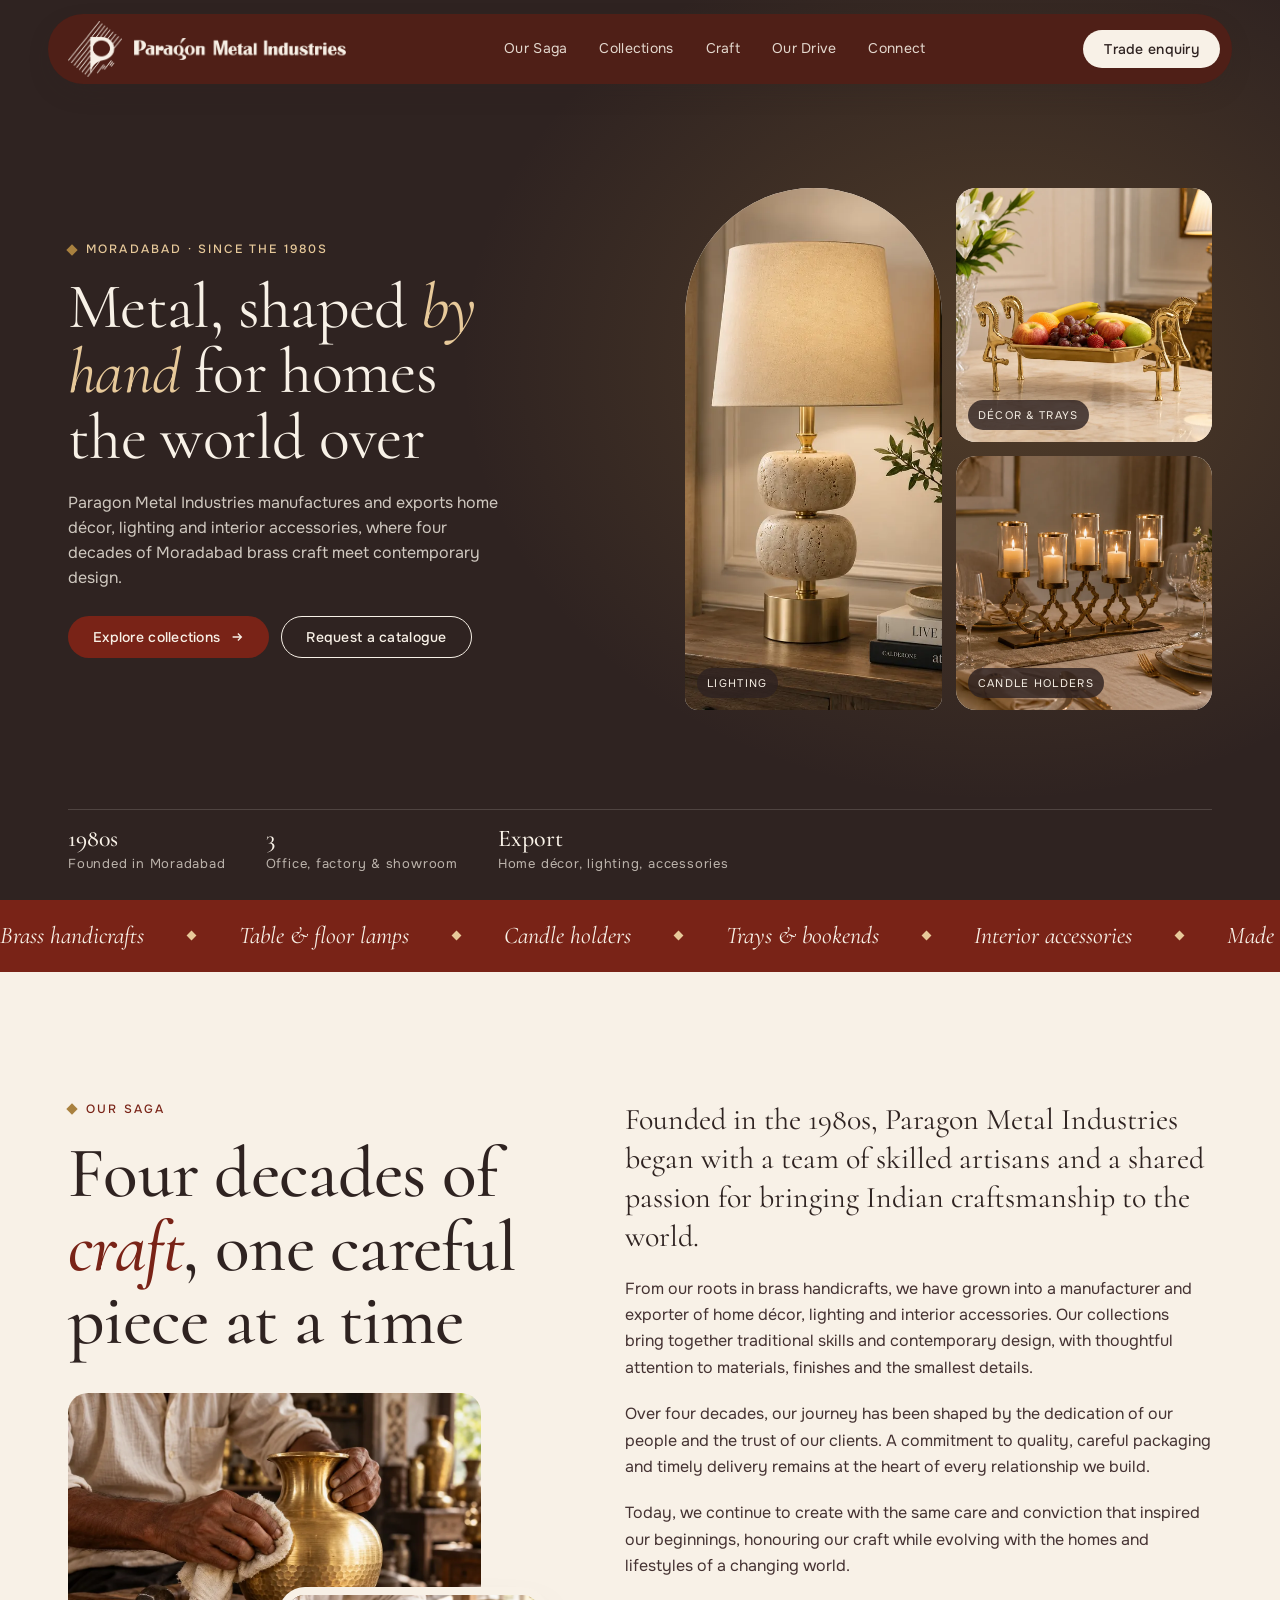
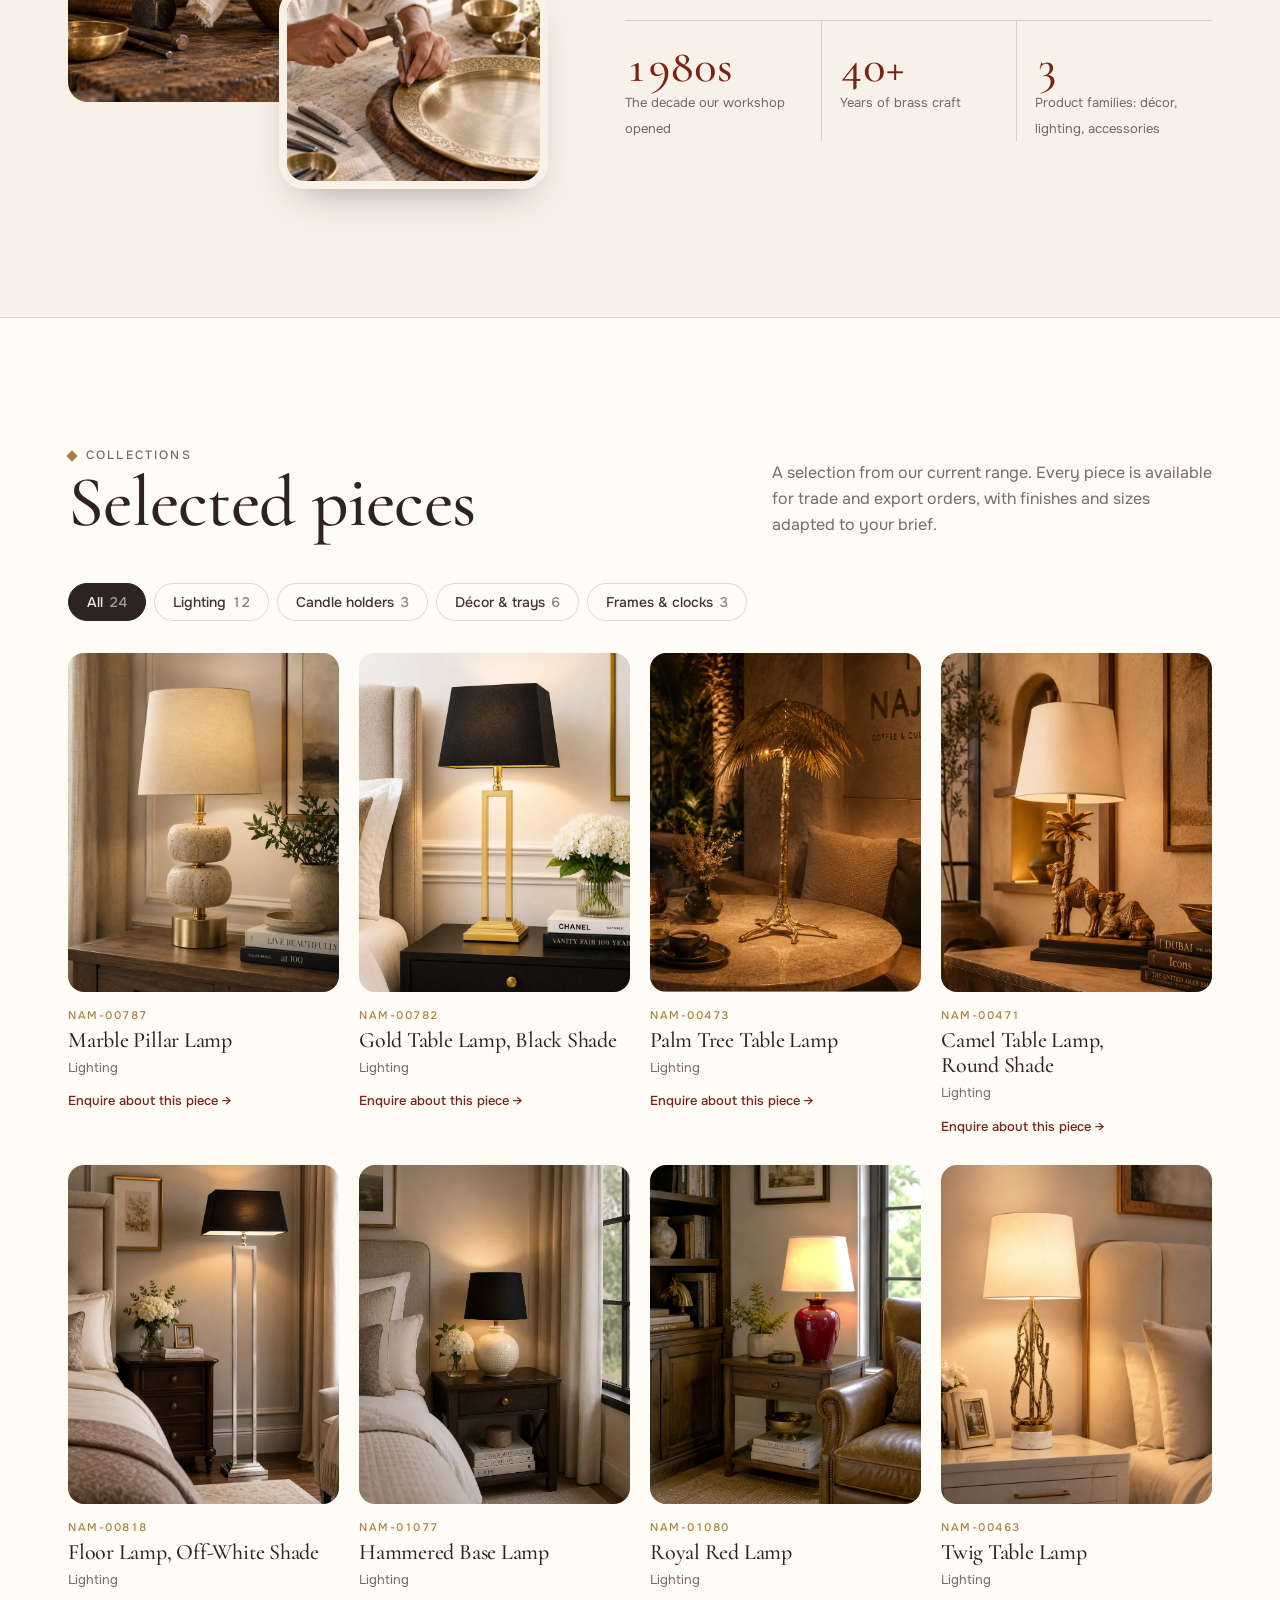
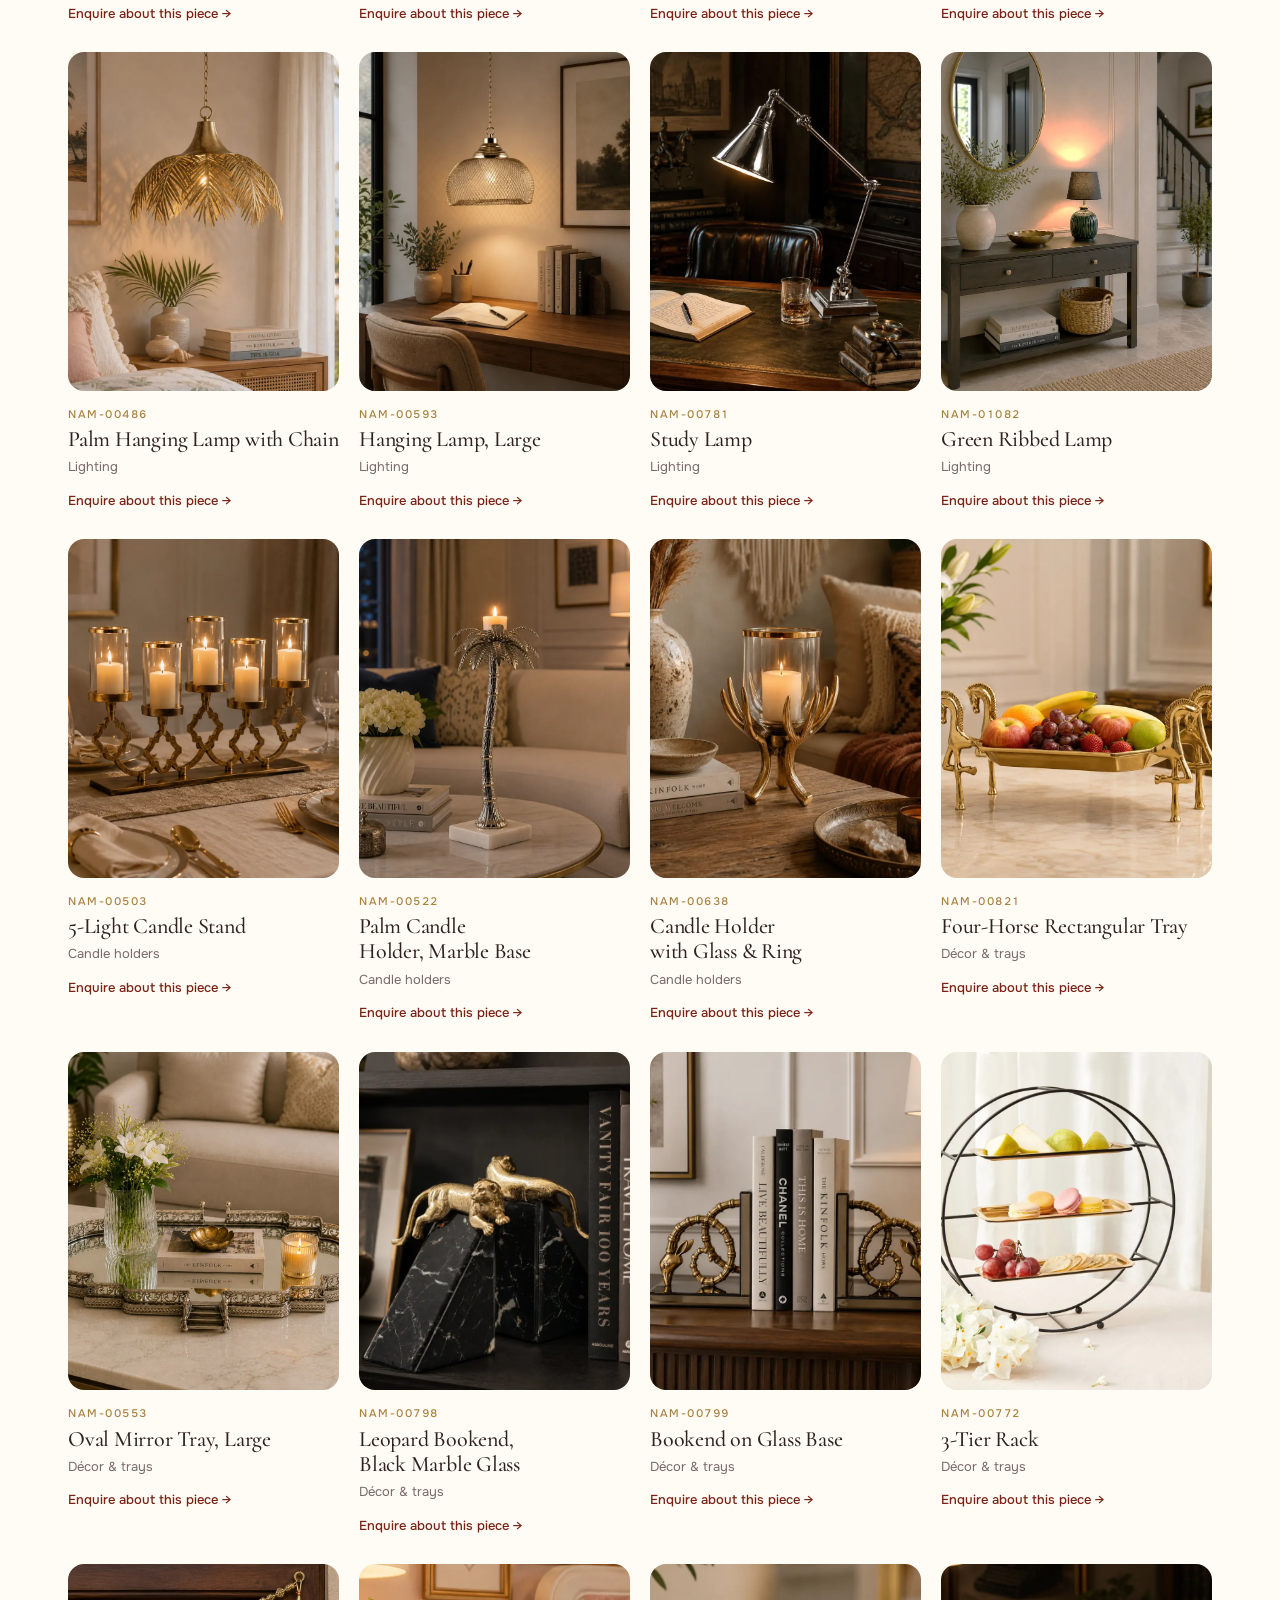
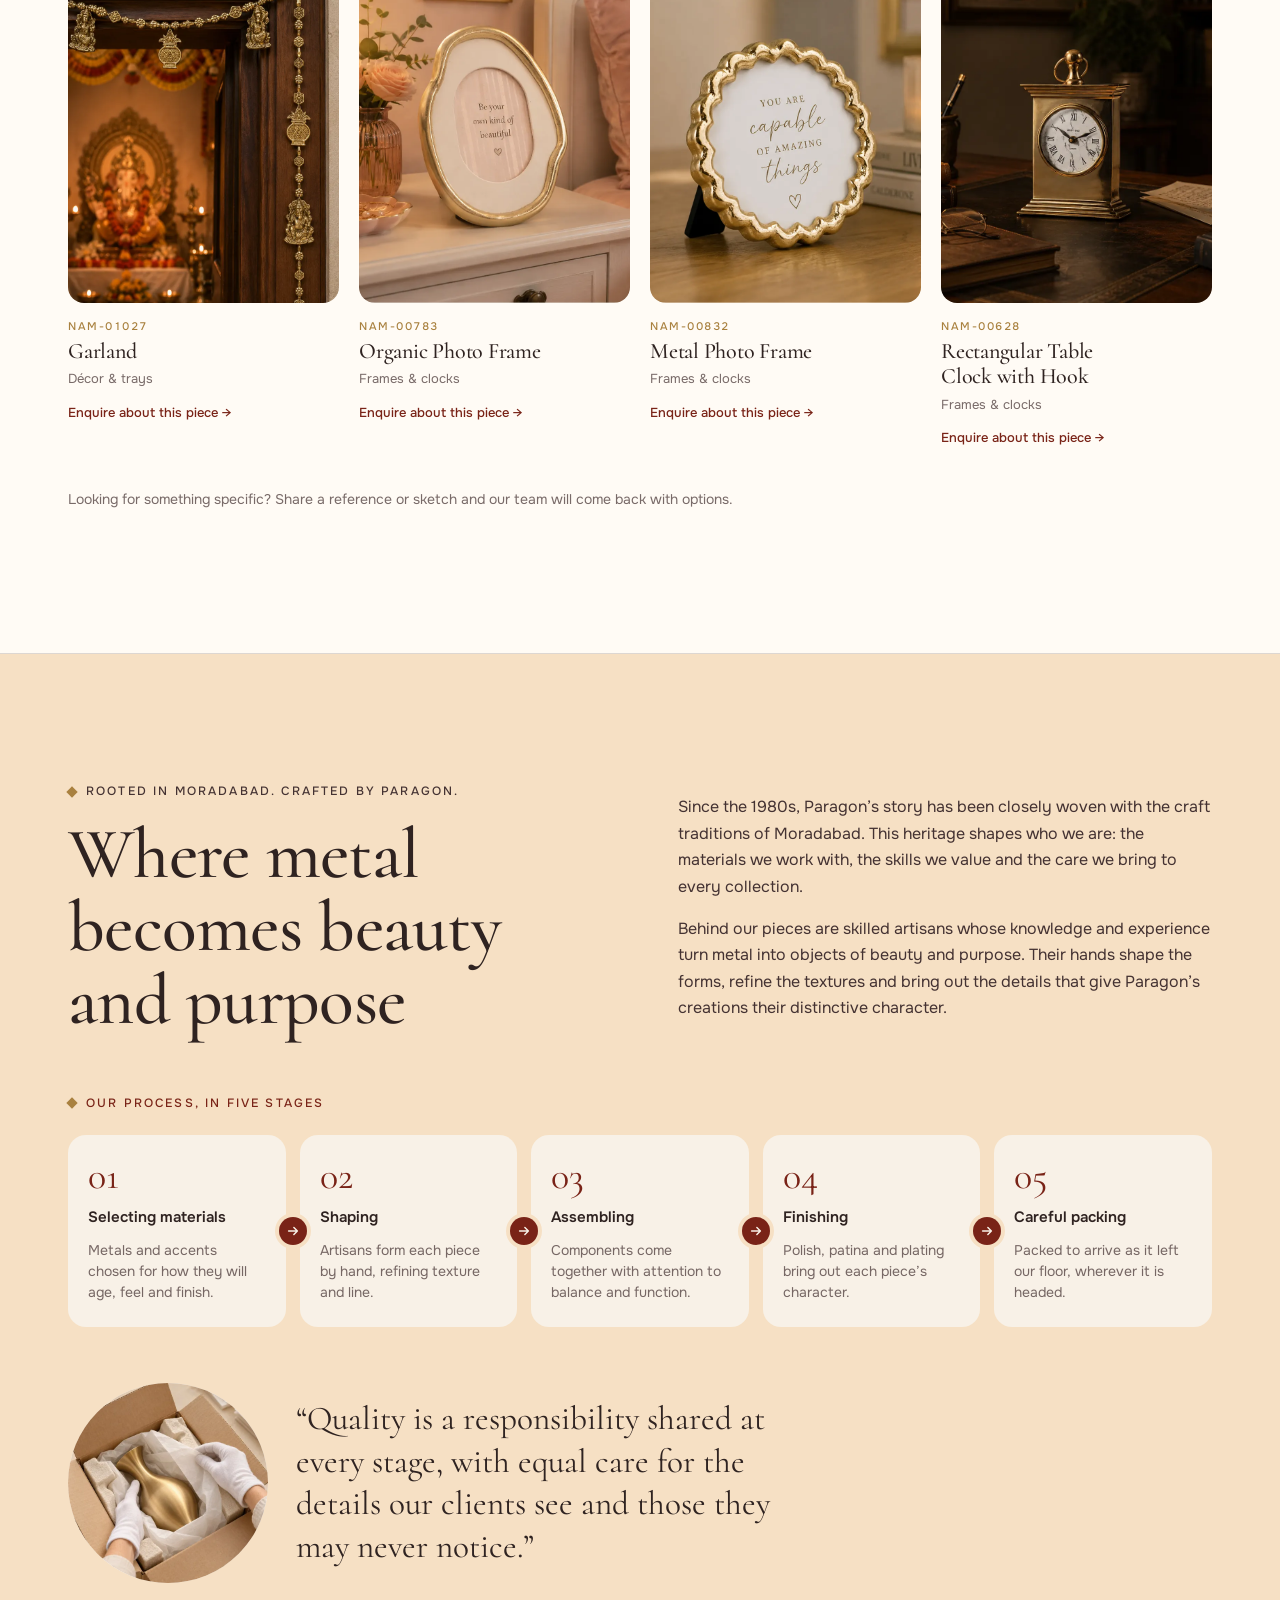
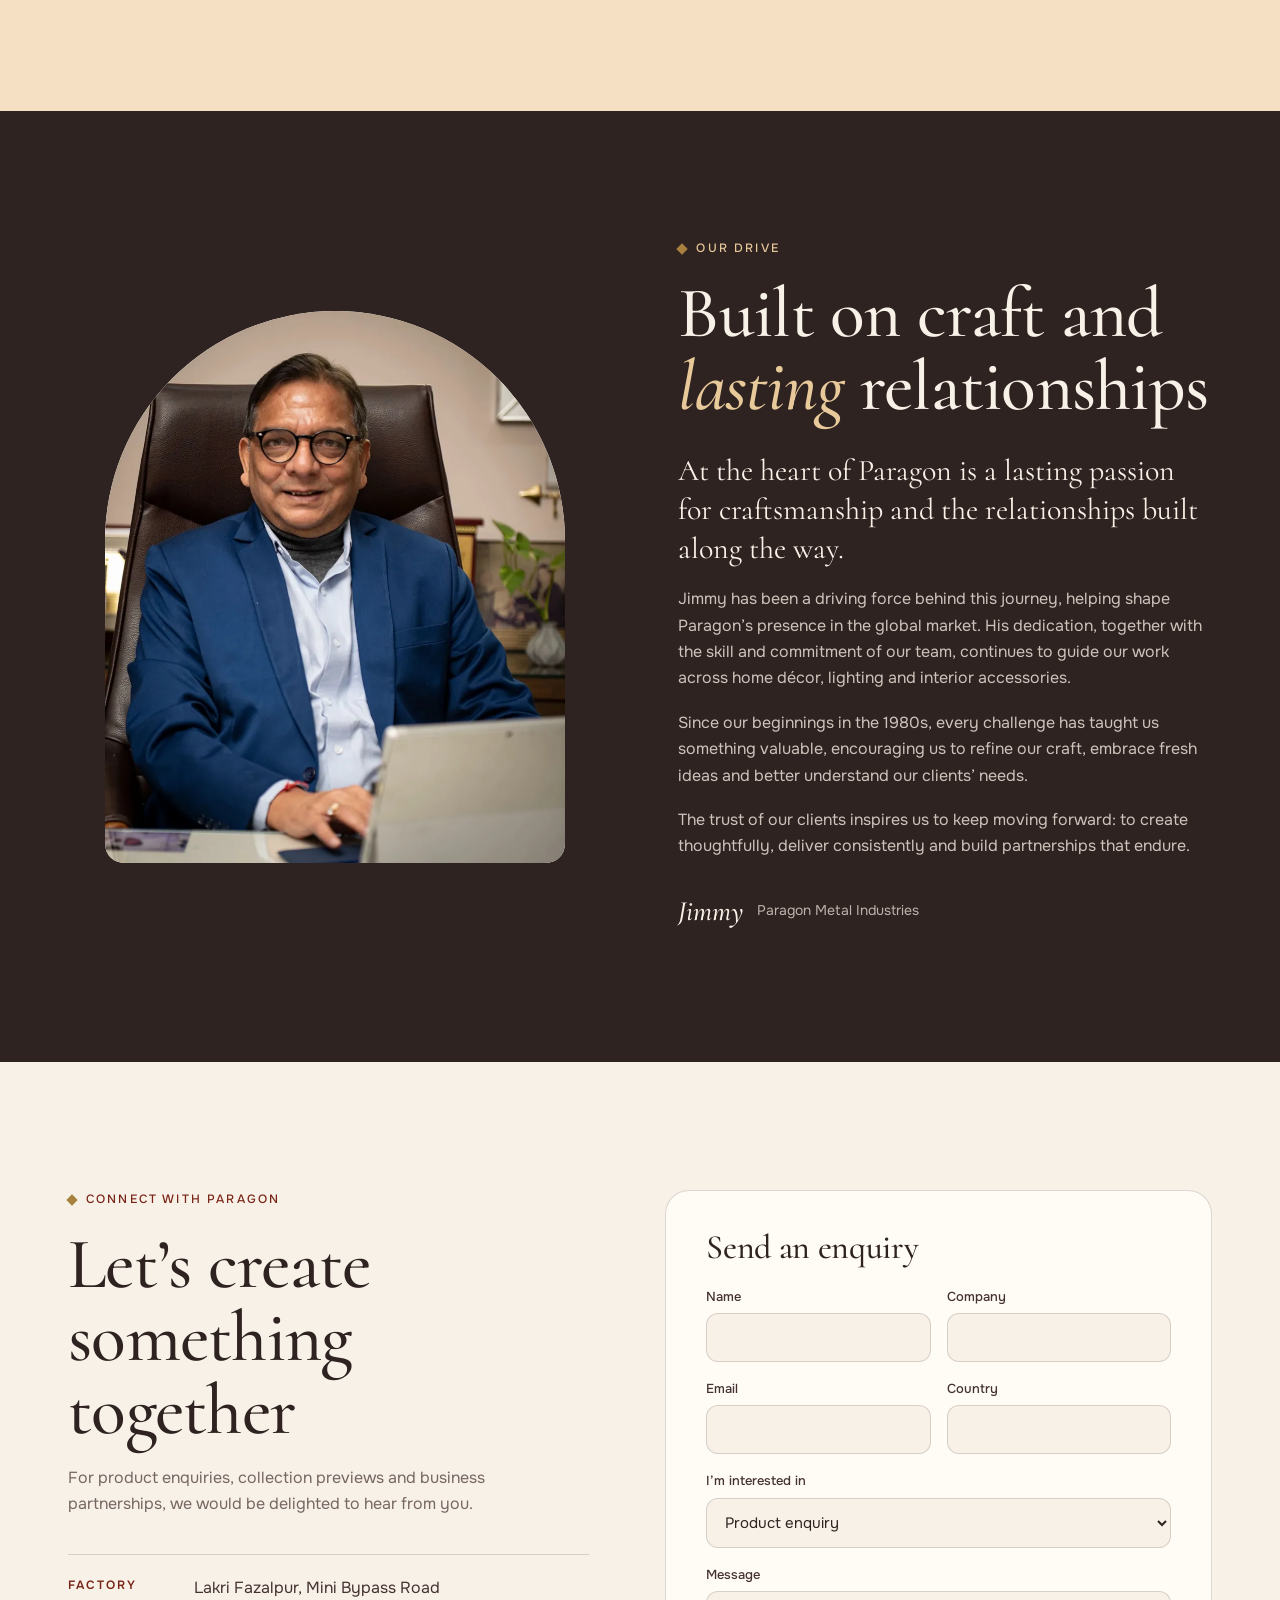
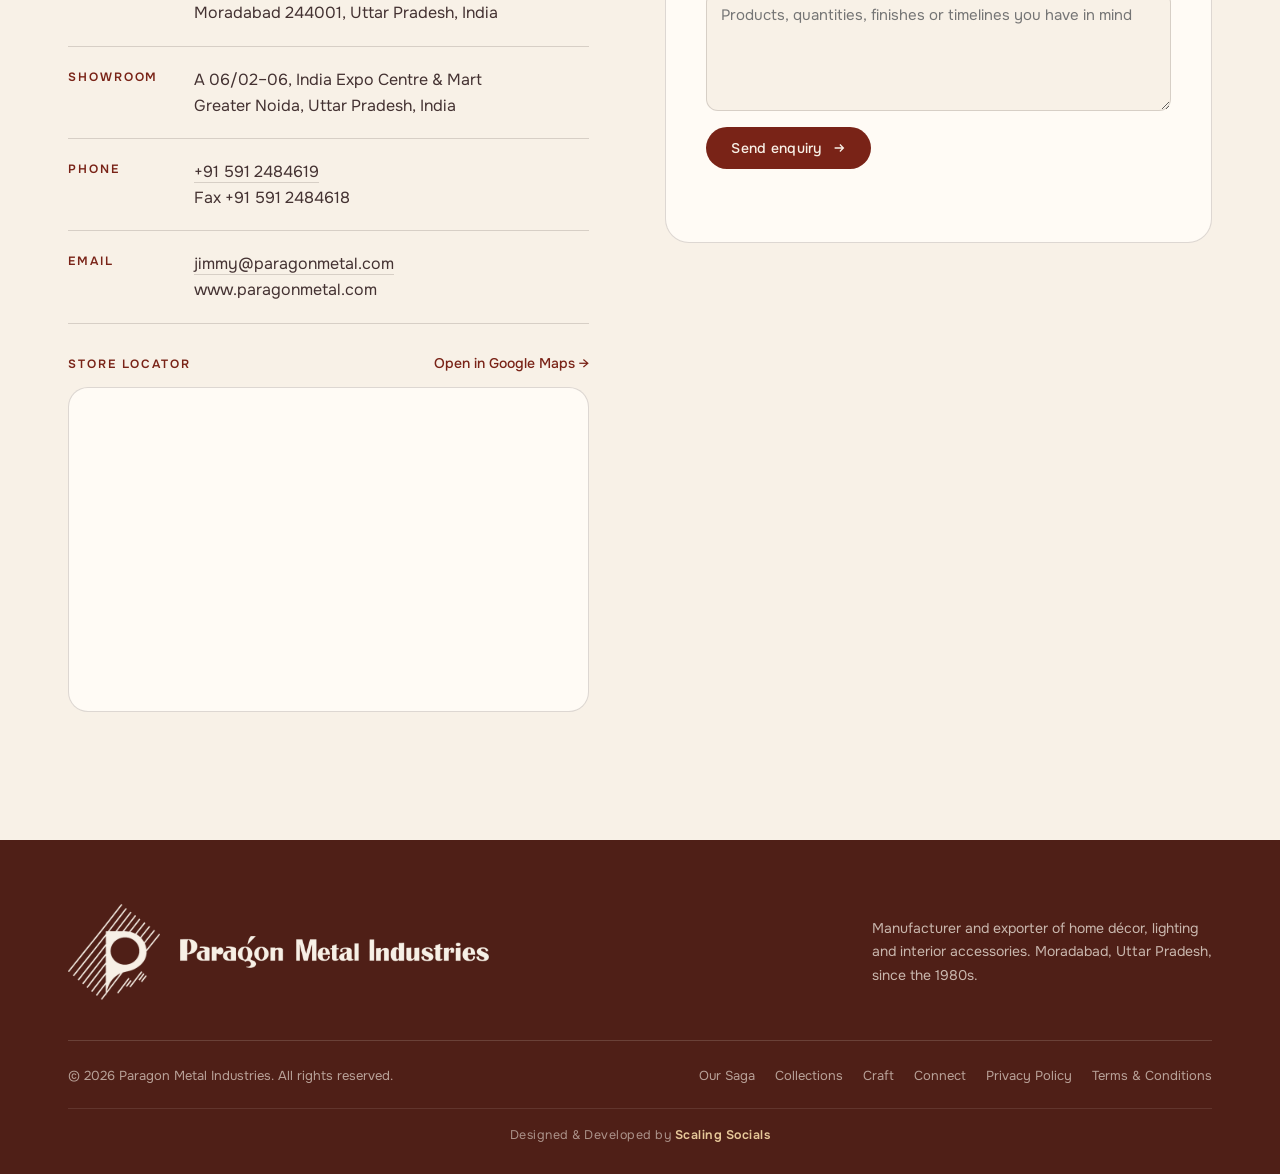
<file: index.html>
<!doctype html>
<html lang="en">
<head>
<meta charset="utf-8">
<meta name="viewport" content="width=device-width, initial-scale=1, viewport-fit=cover">
<title>Paragon Metal Industries</title>
<link rel="icon" href="images/favicon.ico" sizes="any">
<link rel="icon" type="image/png" sizes="32x32" href="images/favicon-32.png">
<link rel="icon" type="image/png" sizes="192x192" href="images/favicon-192.png">
<link rel="apple-touch-icon" href="images/apple-touch-icon.png">
<meta name="theme-color" content="#4F1F17">
<meta name="description" content="Paragon Metal Industries, Moradabad. Manufacturer and exporter of brass home décor, lighting and interior accessories since the 1980s.">
<link rel="preconnect" href="https://fonts.googleapis.com">
<link rel="preconnect" href="https://fonts.gstatic.com" crossorigin>
<link href="https://fonts.googleapis.com/css2?family=Cormorant:ital,wght@0,400;0,500;0,600;1,400;1,500&family=Onest:wght@300;400;500;600&display=swap" rel="stylesheet">
<style>
/* Layout: floating pill nav over a dark hero, then cream sections alternating with
   a peach craft band and an oxblood-brown footer. Wide 1240px frame, 16px+ gutters. */
:root{
  --cream:#F8F1E7;      /* page ground */
  --paper:#FFFBF5;      /* card ground */
  --peach:#F6E0C4;      /* craft band */
  --ink:#2F2321;        /* text + dark sections */
  --cocoa:#443232;      /* secondary text */
  --oxblood:#792317;    /* accent: nav, buttons */
  --oxblood-deep:#4F1F17;
  --brass:#A9813F;      /* small metal details */
  --line:rgba(68,50,50,.18);
  --muted:rgba(68,50,50,.72);

  --display:"Cormorant","Cormorant Garamond",Georgia,"Times New Roman",serif;
  --body:"Onest",system-ui,-apple-system,"Segoe UI",Roboto,sans-serif;

  --frame:1240px;
  --gutter:clamp(16px,4vw,48px);
  --radius:999px;
}
*{box-sizing:border-box}
html{scroll-behavior:smooth}
@media (prefers-reduced-motion:reduce){html{scroll-behavior:auto}*{animation:none!important;transition:none!important}}
body{margin:0;background:var(--cream);color:var(--ink);font-family:var(--body);font-size:16px;line-height:1.65;-webkit-font-smoothing:antialiased}
img{max-width:100%;display:block}
a{color:inherit}
:focus-visible{outline:2px solid var(--brass);outline-offset:3px}
.frame{max-width:var(--frame);margin-inline:auto;padding-inline:var(--gutter)}
h1,h2,h3{font-family:var(--display);font-weight:500;line-height:1.02;margin:0;text-wrap:balance;letter-spacing:-.01em}
.eyebrow{font-size:12px;letter-spacing:.18em;text-transform:uppercase;font-weight:500;color:var(--oxblood);display:flex;align-items:center;gap:10px;margin:0 0 18px}
.eyebrow::before{content:"";width:8px;height:8px;background:var(--brass);transform:rotate(45deg)}
.btn{display:inline-flex;align-items:center;gap:10px;padding:13px 24px;border-radius:var(--radius);font:500 14px/1 var(--body);letter-spacing:.02em;text-decoration:none;border:1px solid transparent;cursor:pointer;transition:background .25s,color .25s,border-color .25s}
.btn-primary{background:var(--oxblood);color:var(--cream)}
.btn-primary:hover{background:var(--oxblood-deep)}
.btn-ghost{border-color:currentColor;background:transparent}
.btn-ghost:hover{background:var(--cream);color:var(--ink);border-color:var(--cream)}
.btn svg{width:14px;height:14px}

/* ---------- Nav ---------- */
.nav-wrap{position:fixed;inset:0 0 auto 0;z-index:50;padding:calc(14px + env(safe-area-inset-top,0px)) var(--gutter) 0}
.nav{max-width:var(--frame);margin-inline:auto;background:var(--oxblood-deep);color:var(--cream);border-radius:var(--radius);display:flex;align-items:center;justify-content:space-between;gap:16px;padding:7px 12px 7px 20px;box-shadow:0 10px 30px -12px rgba(47,35,33,.45)}
.logo{display:inline-flex;align-items:center;gap:12px;text-decoration:none}
.logo img{width:auto;display:block}
.nav .logo .mark{height:56px}
.nav .logo .word{height:22px}
@media (max-width:520px){.nav .logo{gap:9px}.nav .logo .mark{height:46px}.nav .logo .word{height:15px}}
@media (min-width:901px) and (max-width:1120px){.nav .logo .word{height:17px}.nav ul a{padding-inline:10px}}
.nav ul{list-style:none;margin:0;padding:0;display:flex;gap:4px}
.nav ul a{display:block;padding:9px 14px;border-radius:var(--radius);text-decoration:none;font-size:14px;letter-spacing:.02em;opacity:.88;transition:background .2s,opacity .2s}
.nav ul a:hover{background:rgba(248,241,231,.1);opacity:1}
.nav .btn{background:var(--cream);color:var(--ink);padding:11px 20px}
.nav .btn:hover{background:var(--peach)}
.menu-btn{display:none;background:none;border:0;color:var(--cream);padding:8px;cursor:pointer}
.menu-btn svg{width:26px;height:26px;display:block}
.menu-btn .x{display:none}
.nav.open .menu-btn .bars{display:none}
.nav.open .menu-btn .x{display:block}
@media (max-width:900px){
  .nav ul,.nav .nav-cta{display:none}
  .menu-btn{display:block}
  .nav.open{border-radius:28px;flex-wrap:wrap}
  .nav.open ul{display:flex;flex-direction:column;width:100%;padding:8px 0 10px;order:3}
  .nav.open ul a{font-size:17px;padding:12px 14px}
}

/* ---------- Hero ---------- */
.hero{background:var(--ink);color:var(--cream);padding-block:140px 72px;position:relative;overflow:hidden}
.hero::after{content:"";position:absolute;inset:0;background:radial-gradient(60% 70% at 78% 40%,rgba(169,129,63,.28),transparent 70%);pointer-events:none}
.hero-grid{display:grid;grid-template-columns:1.05fr 1fr;gap:clamp(28px,5vw,72px);align-items:end;position:relative;z-index:1}
.hero h1{font-size:clamp(40px,11vw,64px);font-weight:400}
.hero h1 em{font-style:italic;color:#E7C99A}
.hero-lede{max-width:430px;color:rgba(248,241,231,.8);margin:28px 0 32px;font-size:17px}
.hero-actions{display:flex;flex-wrap:wrap;gap:12px}
.hero-collage{display:grid;grid-template-columns:1fr 1fr;grid-template-rows:auto auto;gap:14px}
.tile{background:var(--paper);border-radius:20px;overflow:hidden;position:relative}
.tile img{width:100%;height:100%;object-fit:cover}
.hero-collage .t1{grid-row:span 2;aspect-ratio:3/4.4;border-radius:200px 200px 20px 20px}
.hero-collage .t2,.hero-collage .t3{aspect-ratio:1/1}
.tile .tag{position:absolute;left:12px;bottom:12px;background:rgba(47,35,33,.82);color:var(--cream);font-size:11px;letter-spacing:.12em;text-transform:uppercase;padding:6px 10px;border-radius:var(--radius)}
.hero-foot{display:flex;flex-wrap:wrap;gap:12px 40px;margin-top:56px;padding-top:24px;border-top:1px solid rgba(248,241,231,.16);position:relative;z-index:1;font-size:13px;letter-spacing:.06em;color:rgba(248,241,231,.7)}
.hero-foot b{font-family:var(--display);font-size:30px;font-weight:500;color:var(--cream);display:block;letter-spacing:0;line-height:1.1}
@media (max-width:520px){.hero-foot{font-size:11.5px;letter-spacing:.02em;line-height:1.4}.hero-foot b{font-size:25px;margin-bottom:3px}}
@media (max-width:900px){
  .hero-foot{display:grid;grid-template-columns:repeat(3,minmax(0,1fr));gap:12px;margin-top:40px}
  .hero{padding-top:120px}
  .hero-grid{grid-template-columns:1fr}
}
/* Desktop: the whole hero fits the first screen, sized from viewport height */
@media (min-width:901px){
  .hero{min-height:100svh;display:flex;flex-direction:column;padding-block:116px 26px}
  .hero>.frame{flex:1;width:100%;display:flex;flex-direction:column}
  .hero-grid{flex:1;align-items:center}
  .hero h1{font-size:clamp(38px,min(5vw,8.4vh),80px)}
  .hero .eyebrow{margin-bottom:14px}
  .hero-lede{margin:clamp(14px,2.4vh,24px) 0 clamp(16px,2.8vh,28px);font-size:16px;line-height:1.55}
  .hero-collage{height:clamp(300px,58vh,560px);grid-template-rows:1fr 1fr;justify-self:end;width:min(100%,560px)}
  .hero-collage .tile{aspect-ratio:auto;height:100%;min-height:0}
  .hero-foot{margin-top:clamp(16px,3vh,32px);padding-top:16px}
  .hero-foot b{font-size:24px}
}

/* ---------- Marquee ---------- */
.marquee{background:var(--oxblood);color:var(--cream);overflow:hidden;white-space:nowrap;padding-block:16px}
.marquee-track{display:inline-flex;gap:44px;animation:slide 38s linear infinite;font-family:var(--display);font-size:24px;font-style:italic}
.marquee-track span{display:inline-flex;align-items:center;gap:44px}
.marquee-track span::after{content:"";width:7px;height:7px;background:#E7C99A;transform:rotate(45deg)}
@keyframes slide{to{transform:translateX(-50%)}}

/* ---------- Sections ---------- */
section{scroll-margin-top:104px}
.sec{padding-block:clamp(72px,10vw,128px)}
.sec-head{display:flex;justify-content:space-between;align-items:end;gap:24px;flex-wrap:wrap;margin-bottom:44px}
.sec-head h2{font-size:clamp(40px,5.6vw,76px)}
.sec-head p{max-width:440px;color:var(--muted);margin:0}

/* Saga */
.saga{display:grid;grid-template-columns:.9fr 1.1fr;gap:clamp(32px,6vw,96px);align-items:start}
.saga h2{font-size:clamp(40px,5.6vw,76px)}
.saga h2 em{font-style:italic;color:var(--oxblood)}
.saga-figure{margin-top:36px;position:relative;padding:0 0 18% 0}
.saga-figure img{display:block;width:86%;height:auto;aspect-ratio:4/3;object-fit:cover;border-radius:20px;background:var(--paper)}
.saga-figure img+img{position:absolute;right:0;bottom:0;width:56%;border:8px solid var(--cream);border-radius:26px;box-shadow:0 18px 40px -22px rgba(47,35,33,.5)}
.saga-copy{min-width:0}
.saga-copy p{margin:0 0 20px;max-width:62ch;color:var(--cocoa)}
.saga-copy p:first-child{font-family:var(--display);font-size:clamp(24px,2.4vw,30px);line-height:1.3;color:var(--ink)}
.facts{display:grid;grid-template-columns:repeat(3,1fr);gap:0;margin-top:40px;border-top:1px solid var(--line)}
.facts div{padding:22px 18px 0 0}
.facts div+div{padding-left:18px;border-left:1px solid var(--line)}
.facts b{display:block;font-family:var(--display);font-weight:500;font-size:clamp(34px,3.6vw,48px);line-height:1;color:var(--oxblood);font-variant-numeric:tabular-nums}
.facts span{font-size:13px;color:var(--muted)}
@media (max-width:900px){.saga{grid-template-columns:1fr}}
@media (max-width:520px){.facts div{padding:18px 10px 0 0}.facts div+div{padding-left:12px}.facts b{font-size:29px}.facts span{display:block;font-size:12px;line-height:1.4;margin-top:6px}}

/* Collections */
.collections{background:var(--paper);border-block:1px solid var(--line)}
.filters{display:flex;flex-wrap:wrap;gap:8px;margin-bottom:32px}
.filters button{font:500 14px/1 var(--body);padding:11px 18px;border-radius:var(--radius);border:1px solid var(--line);background:transparent;color:var(--cocoa);cursor:pointer;transition:all .2s}
.filters button:hover{border-color:var(--cocoa)}
.filters button[aria-pressed="true"]{background:var(--ink);border-color:var(--ink);color:var(--cream)}
.filters .count{opacity:.6;margin-left:6px;font-variant-numeric:tabular-nums}
@media (max-width:520px){.filters{gap:6px}.filters button{font-size:13px;padding:9px 11px;white-space:nowrap}.filters .count{margin-left:4px}}
@media (max-width:350px){.filters{gap:5px}.filters button{font-size:12px;padding:8px 9px}}
.grid{display:grid;grid-template-columns:repeat(4,1fr);gap:28px 20px}
@media (max-width:1060px){.grid{grid-template-columns:repeat(3,1fr)}}
@media (max-width:760px){.grid{grid-template-columns:repeat(2,1fr);gap:22px 12px}}
.card{display:flex;flex-direction:column;min-width:0}
.card-img{position:relative;aspect-ratio:4/5;border-radius:16px;overflow:hidden;background:var(--cream)}
.card-img img{position:absolute;inset:0;width:100%;height:100%;object-fit:cover;transition:opacity .5s,transform .8s}
.card-img img.alt{opacity:0;object-fit:contain;background:#fff}
.card:hover .card-img img.alt{opacity:1}
.card:hover .card-img img{transform:scale(1.03)}
.card-body{padding-top:14px;display:flex;flex-direction:column;gap:4px}
.card-sku{font-size:11px;letter-spacing:.14em;color:var(--brass);font-weight:500;font-variant-numeric:tabular-nums}
.card h3{font-size:22px;line-height:1.15;font-weight:500}
.card-cat{font-size:13px;color:var(--muted)}
.card a.enq{margin-top:8px;font-size:13px;font-weight:500;color:var(--oxblood);text-decoration:none;display:inline-flex;gap:6px;align-items:center}
.card a.enq:hover{text-decoration:underline;text-underline-offset:3px}
.card[hidden]{display:none}
.grid-note{margin-top:40px;font-size:14px;color:var(--muted)}

/* Craft band */
.craft{background:var(--peach)}
.craft-top{display:grid;grid-template-columns:1fr 1fr;gap:clamp(32px,6vw,96px);align-items:end;margin-bottom:56px}
.craft-top h2{font-size:clamp(40px,5.6vw,76px)}
.craft-top p{margin:0 0 16px;color:var(--cocoa);max-width:60ch}
.steps{list-style:none;margin:0;padding:0;display:grid;grid-template-columns:repeat(5,1fr);gap:14px;counter-reset:s}
.steps li{background:var(--cream);border-radius:18px;padding:22px 20px 24px;display:flex;flex-direction:column;gap:10px;min-width:0;position:relative}
.steps li:not(:last-child)::after{content:"";position:absolute;z-index:2;top:50%;right:-21px;width:28px;height:28px;margin-top:-14px;border-radius:50%;background:var(--oxblood) url("data:image/svg+xml,%3Csvg xmlns='http://www.w3.org/2000/svg' viewBox='0 0 16 16' fill='none' stroke='%23F8F1E7' stroke-width='1.7' stroke-linecap='round' stroke-linejoin='round'%3E%3Cpath d='M3 8h10M9 4l4 4-4 4'/%3E%3C/svg%3E") center/14px no-repeat;box-shadow:0 0 0 4px var(--peach)}
.steps-label{margin-bottom:22px}
.steps li::before{counter-increment:s;content:"0" counter(s);font-family:var(--display);font-size:38px;line-height:1;color:var(--oxblood)}
.steps b{font-weight:600;font-size:15px}
.steps span{font-size:14px;color:var(--muted);line-height:1.5}
.craft-quote{margin-top:56px;display:grid;grid-template-columns:auto 1fr;gap:28px;align-items:center}
.craft-quote .tile{width:200px;aspect-ratio:1;border-radius:50%}
.cycle img{position:absolute;inset:0;width:100%;height:100%;object-fit:cover;opacity:0;transition:opacity 1.2s ease}
.cycle img.prev{opacity:1;z-index:1;transition:none}
.cycle img.on{opacity:1;z-index:2}
.cycle .tag{z-index:3}
.craft-quote p{font-family:var(--display);font-size:clamp(24px,2.6vw,34px);line-height:1.28;margin:0;max-width:30ch}
@media (max-width:1000px){.steps{grid-template-columns:repeat(2,minmax(0,1fr));gap:12px}.steps li:last-child{grid-column:span 2}
  .steps li:not(:last-child)::after{right:-20px}
  .steps li:nth-child(even):not(:last-child)::after{top:auto;right:auto;left:-20px;bottom:-20px;margin-top:0;transform:rotate(90deg)}}
@media (max-width:900px){.craft-top{grid-template-columns:1fr}}
@media (max-width:560px){.steps li{padding:18px 15px 20px;gap:8px}.steps li::before{font-size:32px}.steps b{font-size:14.5px}.steps span{font-size:13px}
  .craft-quote{gap:16px;margin-top:44px}.craft-quote .tile{width:108px}.craft-quote p{font-size:19px;line-height:1.3}}

/* Drive */
.drive{background:var(--ink);color:var(--cream)}
.drive-grid{display:grid;grid-template-columns:1fr 1fr;gap:clamp(32px,6vw,96px);align-items:center}
.drive .eyebrow{color:#E7C99A}
.drive h2{font-size:clamp(40px,5.6vw,76px)}
.drive h2 em{font-style:italic;color:#E7C99A}
.drive p{color:rgba(248,241,231,.78);max-width:58ch;margin:0 0 18px}
.drive .lead{font-family:var(--display);font-size:clamp(24px,2.4vw,30px);line-height:1.3;color:var(--cream)}
.drive-pics{display:flex;justify-content:center}
.drive-pics .tile{width:min(100%,460px);aspect-ratio:5/6;border-radius:240px 240px 20px 20px}
.drive-pics .tile img{object-position:50% 30%}
.sign{display:flex;align-items:center;gap:14px;margin-top:28px;font-size:14px;color:rgba(248,241,231,.7)}
.sign b{font-family:var(--display);font-size:28px;font-weight:500;font-style:italic;color:var(--cream)}
@media (max-width:900px){.drive-grid{grid-template-columns:1fr}}

/* Contact */
.contact-grid{display:grid;grid-template-columns:1fr 1.05fr;gap:clamp(32px,6vw,80px);align-items:start}
.contact h2{font-size:clamp(40px,5.6vw,76px)}
.contact-intro{color:var(--muted);max-width:44ch;margin:18px 0 36px}
.places{display:grid;gap:0;border-top:1px solid var(--line)}
.place{display:grid;grid-template-columns:110px 1fr;gap:16px;padding:20px 0;border-bottom:1px solid var(--line)}
.place h3{font-family:var(--body);font-size:12px;letter-spacing:.16em;text-transform:uppercase;font-weight:600;color:var(--oxblood);padding-top:4px}
.place p{margin:0;color:var(--cocoa);line-height:1.6}
.place a{text-decoration:none;border-bottom:1px solid var(--line)}
.place a:hover{border-color:var(--oxblood)}
.locator{margin-top:28px}
.locator-head{display:flex;justify-content:space-between;align-items:baseline;gap:12px;flex-wrap:wrap;margin-bottom:12px}
.locator-head h3{font-family:var(--body);font-size:12px;letter-spacing:.16em;text-transform:uppercase;font-weight:600;color:var(--oxblood)}
.locator-head a{font-size:14px;font-weight:500;color:var(--oxblood);text-decoration:none}
.locator-head a:hover{text-decoration:underline;text-underline-offset:3px}
.locator iframe{display:block;width:100%;aspect-ratio:16/10;min-height:260px;border:1px solid var(--line);border-radius:20px;background:var(--paper)}
.form{background:var(--paper);border:1px solid var(--line);border-radius:24px;padding:clamp(22px,3.4vw,40px);display:grid;gap:16px;min-width:0}
.form h3{font-size:34px;margin-bottom:4px}
.form .row{display:grid;grid-template-columns:1fr 1fr;gap:16px}
.field{display:grid;gap:6px;min-width:0}
.field label{font-size:13px;font-weight:500;color:var(--cocoa)}
.field input,.field select,.field textarea{font:400 15px/1.4 var(--body);color:var(--ink);background:var(--cream);border:1px solid var(--line);border-radius:12px;padding:13px 14px;width:100%}
.field textarea{min-height:120px;resize:vertical}
.field input:focus,.field select:focus,.field textarea:focus{outline:none;border-color:var(--oxblood);box-shadow:0 0 0 3px rgba(121,35,23,.12)}
.form .btn{justify-self:start}
.form-msg{font-size:14px;color:var(--oxblood);min-height:1.2em;margin:0}
.form-msg.ok{color:var(--ink);background:var(--peach);border-radius:12px;padding:12px 14px}
.form .hp{position:absolute;left:-9999px;width:1px;height:1px;overflow:hidden}
.form .btn[disabled]{opacity:.6;cursor:progress}
@media (max-width:900px){.contact-grid{grid-template-columns:1fr}}
@media (max-width:520px){.form .row{grid-template-columns:1fr}.place{grid-template-columns:1fr;gap:4px}}

/* Footer */
footer{background:var(--oxblood-deep);color:var(--cream);padding-block:64px calc(28px + env(safe-area-inset-bottom,0px))}
.foot-top{display:flex;justify-content:space-between;align-items:center;gap:32px;flex-wrap:wrap;padding-bottom:40px;border-bottom:1px solid rgba(248,241,231,.16)}
.foot-top .logo{gap:20px;min-width:0}
.foot-top .logo .mark{height:96px}
.foot-top .logo .word{height:32px}
@media (max-width:520px){.foot-top .logo{gap:14px}.foot-top .logo .mark{height:68px}.foot-top .logo .word{height:21px}}
.foot-top p{margin:0;max-width:340px;color:rgba(248,241,231,.72);font-size:14px}
.foot-bot{display:flex;justify-content:space-between;gap:16px;flex-wrap:wrap;padding-top:24px;font-size:13px;color:rgba(248,241,231,.62)}
.foot-bot nav{display:flex;gap:10px 20px;flex-wrap:wrap}
.foot-bot a{text-decoration:none}
.foot-bot a:hover{color:var(--cream)}
.foot-credit{margin:22px 0 0;padding-top:16px;border-top:1px solid rgba(248,241,231,.1);text-align:center;font-size:12.5px;letter-spacing:.04em;color:rgba(248,241,231,.55)}
.foot-credit a{color:#E7C99A;font-weight:600;text-decoration:none;transition:opacity .2s}
.foot-credit a:hover{opacity:.8}

/* Reveal: visible at rest, gentle lift when JS marks it */
.reveal{transition:transform .9s cubic-bezier(.2,.7,.2,1),opacity .9s}
.js .reveal.pre{transform:translateY(22px)}
/* ---------- Large screens ---------- */
@media (min-width:1600px){
  :root{--frame:1440px}
  body{font-size:17px}
  .hero h1{font-size:clamp(38px,min(5vw,9vh),104px)}
  .hero-lede{font-size:18px;max-width:500px}
  .hero-collage{height:clamp(300px,60vh,720px);width:min(100%,680px);gap:16px}
  .hero-foot{font-size:14px}.hero-foot b{font-size:30px}
  .sec-head h2,.saga h2,.craft-top h2,.drive h2,.contact h2{font-size:88px}
  .nav ul a{font-size:15px;padding-inline:16px}
  .btn{font-size:15px;padding:15px 28px}.nav .btn{padding:13px 24px}
  .card h3{font-size:25px}
  .steps b{font-size:16px}.steps span{font-size:15px}
  .craft-quote .tile{width:240px}
}
@media (min-width:2000px){
  :root{--frame:1680px}
  body{font-size:18.5px}
  .hero{padding-top:132px}
  .hero h1{font-size:clamp(38px,min(5vw,9.6vh),132px)}
  .hero-lede{font-size:20px;max-width:580px}
  .hero-collage{height:clamp(300px,62vh,900px);width:min(100%,800px);gap:18px}
  .tile .tag{font-size:13px;padding:8px 13px;left:16px;bottom:16px}
  .hero-foot{font-size:15.5px}.hero-foot b{font-size:36px}
  .eyebrow{font-size:14px}
  .sec-head h2,.saga h2,.craft-top h2,.drive h2,.contact h2{font-size:104px}
  .nav .logo .mark{height:66px}.nav .logo .word{height:26px}
  .nav ul a{font-size:17px;padding-inline:20px}
  .btn{font-size:16.5px;padding:17px 32px}.nav .btn{padding:15px 28px}
  .card h3{font-size:28px}.card-sku{font-size:12.5px}.card-cat,.card a.enq{font-size:15px}
  .filters button{font-size:16px;padding:13px 22px}
  .steps li::before{font-size:46px}.steps b{font-size:18px}.steps span{font-size:16px}
  .craft-quote .tile{width:280px}.craft-quote p{font-size:42px;max-width:32ch}
  .marquee-track{font-size:30px}
  .field label{font-size:15px}.field input,.field select,.field textarea{font-size:17px;padding:15px 16px}
  .place h3{font-size:13.5px}.place{grid-template-columns:140px 1fr}
  .foot-bot{font-size:15px}.foot-top p{font-size:16px;max-width:400px}.foot-credit{font-size:14px}
  .facts span,.sec-head p{font-size:16px}
}
</style>
</head>
<body>

<div class="nav-wrap">
  <nav class="nav" id="nav" aria-label="Main">
    <a href="#top" class="logo" aria-label="Paragon Metal Industries home"><img class="mark" src="images/logo-mark.png" alt="" width="230" height="240"><img class="word" src="images/logo-wordmark.png" alt="Paragon Metal Industries" width="928" height="96"></a>
    <ul>
      <li><a href="#saga">Our Saga</a></li>
      <li><a href="#collections">Collections</a></li>
      <li><a href="#craft">Craft</a></li>
      <li><a href="#drive">Our Drive</a></li>
      <li><a href="#connect">Connect</a></li>
    </ul>
    <a href="#connect" class="btn nav-cta">Trade enquiry</a>
    <button class="menu-btn" id="menuBtn" aria-label="Open menu" aria-expanded="false">
      <svg class="bars" viewBox="0 0 24 24" fill="none" stroke="currentColor" stroke-width="1.6"><path d="M3 7h18M3 12h18M3 17h18"/></svg>
      <svg class="x" viewBox="0 0 24 24" fill="none" stroke="currentColor" stroke-width="1.8" stroke-linecap="round"><path d="M5 5l14 14M19 5L5 19"/></svg>
    </button>
  </nav>
</div>

<header class="hero" id="top">
  <div class="frame">
    <div class="hero-grid">
      <div>
        <p class="eyebrow" style="color:#E7C99A">Moradabad · Since the 1980s</p>
        <h1>Metal, shaped <em>by hand</em> for homes the world over</h1>
        <p class="hero-lede">Paragon Metal Industries manufactures and exports home décor, lighting and interior accessories, where four decades of Moradabad brass craft meet contemporary design.</p>
        <div class="hero-actions">
          <a href="#collections" class="btn btn-primary">Explore collections
            <svg viewBox="0 0 16 16" fill="none" stroke="currentColor" stroke-width="1.5"><path d="M3 8h10M9 4l4 4-4 4"/></svg></a>
          <a href="#connect" class="btn btn-ghost">Request a catalogue</a>
        </div>
      </div>
      <div class="hero-collage">
        <div class="tile t1 cycle" data-every="4500" data-delay="0"><img class="on" src="images/nam-00787-1.webp" alt="Marble pillar lamp with brass detailing"><img data-src="images/nam-00463-1.webp" alt="Twig table lamp beside a bed"><img data-src="images/nam-00782-1.webp" alt="Gold table lamp with black shade"><img data-src="images/nam-01080-1.webp" alt="Royal red lamp in a study"><img data-src="images/nam-00486-1.webp" alt="Palm hanging lamp over a table"><span class="tag">Lighting</span></div>
        <div class="tile t2 cycle" data-every="4500" data-delay="1500"><img class="on" src="images/nam-00821-1.webp" alt="Four-horse rectangular tray"><img data-src="images/nam-00553-1.webp" alt="Oval mirror tray on a coffee table"><img data-src="images/nam-00798-1.webp" alt="Leopard bookend on black marble glass"><img data-src="images/nam-00799-1.webp" alt="Brass bookends on a console"><span class="tag">Décor &amp; trays</span></div>
        <div class="tile t3 cycle" data-every="4500" data-delay="3000"><img class="on" src="images/nam-00503-1.webp" alt="Five-light candle stand with clear glass and brass rings"><img data-src="images/nam-00522-1.webp" alt="Palm candle holder on white marble base"><img data-src="images/nam-00638-1.webp" alt="Candle holder with clear glass and ring"><span class="tag">Candle holders</span></div>
      </div>
    </div>
    <div class="hero-foot">
      <div><b>1980s</b>Founded in Moradabad</div>
      <div><b>3</b>Office, factory &amp; showroom</div>
      <div><b>Export</b>Home décor, lighting, accessories</div>
    </div>
  </div>
</header>

<div class="marquee" aria-hidden="true">
  <div class="marquee-track">
    <span>Brass handicrafts</span><span>Table &amp; floor lamps</span><span>Candle holders</span><span>Trays &amp; bookends</span><span>Interior accessories</span><span>Made in Moradabad</span>
    <span>Brass handicrafts</span><span>Table &amp; floor lamps</span><span>Candle holders</span><span>Trays &amp; bookends</span><span>Interior accessories</span><span>Made in Moradabad</span>
  </div>
</div>

<main>
<section id="saga" class="sec">
  <div class="frame saga">
    <div class="reveal">
      <p class="eyebrow">Our Saga</p>
      <h2>Four decades of <em>craft</em>, one careful piece at a time</h2>
      <div class="saga-figure"><img src="images/saga-1.webp" alt="Artisan polishing a hammered brass vase at the workbench" width="1100" height="825" loading="lazy"><img src="images/saga-2.webp" alt="Artisan chasing a pattern into a brass tray by hand" width="1100" height="825" loading="lazy"></div>
    </div>
    <div class="saga-copy reveal">
      <p>Founded in the 1980s, Paragon Metal Industries began with a team of skilled artisans and a shared passion for bringing Indian craftsmanship to the world.</p>
      <p>From our roots in brass handicrafts, we have grown into a manufacturer and exporter of home décor, lighting and interior accessories. Our collections bring together traditional skills and contemporary design, with thoughtful attention to materials, finishes and the smallest details.</p>
      <p>Over four decades, our journey has been shaped by the dedication of our people and the trust of our clients. A commitment to quality, careful packaging and timely delivery remains at the heart of every relationship we build.</p>
      <p>Today, we continue to create with the same care and conviction that inspired our beginnings, honouring our craft while evolving with the homes and lifestyles of a changing world.</p>
      <div class="facts">
        <div><b>1980s</b><span>The decade our workshop opened</span></div>
        <div><b>40+</b><span>Years of brass craft</span></div>
        <div><b>3</b><span>Product families: décor, lighting, accessories</span></div>
      </div>
    </div>
  </div>
</section>

<section id="collections" class="sec collections">
  <div class="frame">
    <div class="sec-head">
      <div>
        <p class="eyebrow">Collections</p>
        <h2>Selected pieces</h2>
      </div>
      <p>A selection from our current range. Every piece is available for trade and export orders, with finishes and sizes adapted to your brief.</p>
    </div>
    <div class="filters" id="filters" role="group" aria-label="Filter by category"></div>
    <div class="grid" id="grid"></div>
    <p class="grid-note">Looking for something specific? Share a reference or sketch and our team will come back with options.</p>
  </div>
</section>

<section id="craft" class="sec craft">
  <div class="frame">
    <div class="craft-top">
      <div>
        <p class="eyebrow">Rooted in Moradabad. Crafted by Paragon.</p>
        <h2>Where metal becomes beauty and purpose</h2>
      </div>
      <div>
        <p>Since the 1980s, Paragon’s story has been closely woven with the craft traditions of Moradabad. This heritage shapes who we are: the materials we work with, the skills we value and the care we bring to every collection.</p>
        <p>Behind our pieces are skilled artisans whose knowledge and experience turn metal into objects of beauty and purpose. Their hands shape the forms, refine the textures and bring out the details that give Paragon’s creations their distinctive character.</p>
      </div>
    </div>
    <p class="eyebrow steps-label">Our process, in five stages</p>
    <ol class="steps">
      <li><b>Selecting materials</b><span>Metals and accents chosen for how they will age, feel and finish.</span></li>
      <li><b>Shaping</b><span>Artisans form each piece by hand, refining texture and line.</span></li>
      <li><b>Assembling</b><span>Components come together with attention to balance and function.</span></li>
      <li><b>Finishing</b><span>Polish, patina and plating bring out each piece’s character.</span></li>
      <li><b>Careful packing</b><span>Packed to arrive as it left our floor, wherever it is headed.</span></li>
    </ol>
    <div class="craft-quote">
      <div class="tile cycle" data-every="3500"><img class="on" src="images/craft-1.webp" alt="Gloved hands wrapping a brass vase for packing"><img data-src="images/craft-2.webp" alt="Gloved hands assembling a brass and glass candle holder"><img data-src="images/craft-3.webp" alt="Gloved hands inspecting the finish of a brass bowl"></div>
      <p>“Quality is a responsibility shared at every stage, with equal care for the details our clients see and those they may never notice.”</p>
    </div>
  </div>
</section>

<section id="drive" class="sec drive">
  <div class="frame drive-grid">
    <div class="drive-pics">
      <div class="tile"><img src="images/our-drive.webp" alt="Portrait at the Paragon Metal Industries office" width="916" height="1100" loading="lazy"></div>
    </div>
    <div>
      <p class="eyebrow">Our Drive</p>
      <h2>Built on craft and <em>lasting</em> relationships</h2>
      <p class="lead" style="margin-top:28px">At the heart of Paragon is a lasting passion for craftsmanship and the relationships built along the way.</p>
      <p>Jimmy has been a driving force behind this journey, helping shape Paragon’s presence in the global market. His dedication, together with the skill and commitment of our team, continues to guide our work across home décor, lighting and interior accessories.</p>
      <p>Since our beginnings in the 1980s, every challenge has taught us something valuable, encouraging us to refine our craft, embrace fresh ideas and better understand our clients’ needs.</p>
      <p>The trust of our clients inspires us to keep moving forward: to create thoughtfully, deliver consistently and build partnerships that endure.</p>
      <div class="sign"><b>Jimmy</b> Paragon Metal Industries</div>
    </div>
  </div>
</section>

<section id="connect" class="sec contact">
  <div class="frame contact-grid">
    <div>
      <p class="eyebrow">Connect with Paragon</p>
      <h2>Let’s create something together</h2>
      <p class="contact-intro">For product enquiries, collection previews and business partnerships, we would be delighted to hear from you.</p>
      <div class="places">
        <div class="place"><h3>Factory</h3><p>Lakri Fazalpur, Mini Bypass Road<br>Moradabad 244001, Uttar Pradesh, India</p></div>
        <div class="place"><h3>Showroom</h3><p>A 06/02–06, India Expo Centre &amp; Mart<br>Greater Noida, Uttar Pradesh, India</p></div>
        <div class="place"><h3>Phone</h3><p><a href="tel:+915912484619">+91 591 2484619</a><br>Fax +91 591 2484618</p></div>
        <div class="place"><h3>Email</h3><p><a href="mailto:jimmy@paragonmetal.com">jimmy@paragonmetal.com</a><br>www.paragonmetal.com</p></div>
      </div>
      <div class="locator">
        <div class="locator-head"><h3>Store locator</h3><a href="https://maps.app.goo.gl/qSZt1SixdnG5HTy98" target="_blank" rel="noopener">Open in Google Maps →</a></div>
        <iframe title="Map showing Paragon Metal Industries, Lakri Fazalpur, Moradabad" src="https://www.google.com/maps?q=Paragon%20Metal%20Industries%2C%20Lakri%20Fazalpur%2C%20Moradabad&amp;z=15&amp;output=embed" loading="lazy" referrerpolicy="no-referrer-when-downgrade" allowfullscreen></iframe>
      </div>
    </div>
    <form class="form" id="enquiry" name="enquiry" method="POST" data-netlify="true" netlify-honeypot="bot-field" action="/thank-you.html" novalidate>
      <input type="hidden" name="form-name" value="enquiry">
      <input type="hidden" name="subject" value="New website enquiry – Paragon Metal Industries">
      <p class="hp" aria-hidden="true"><label>Leave this field empty <input name="bot-field" tabindex="-1" autocomplete="off"></label></p>
      <h3>Send an enquiry</h3>
      <div class="row">
        <div class="field"><label for="f-name">Name</label><input id="f-name" name="name" autocomplete="name" required></div>
        <div class="field"><label for="f-company">Company</label><input id="f-company" name="company" autocomplete="organization"></div>
      </div>
      <div class="row">
        <div class="field"><label for="f-email">Email</label><input id="f-email" name="email" type="email" autocomplete="email" required></div>
        <div class="field"><label for="f-country">Country</label><input id="f-country" name="country" autocomplete="country-name"></div>
      </div>
      <div class="field"><label for="f-topic">I’m interested in</label>
        <select id="f-topic" name="topic">
          <option>Product enquiry</option>
          <option>Collection preview / catalogue</option>
          <option>Business partnership</option>
          <option>Showroom visit</option>
        </select>
      </div>
      <div class="field"><label for="f-msg">Message</label><textarea id="f-msg" name="message" placeholder="Products, quantities, finishes or timelines you have in mind"></textarea></div>
      <button class="btn btn-primary" type="submit" id="f-send">Send enquiry
        <svg viewBox="0 0 16 16" fill="none" stroke="currentColor" stroke-width="1.5"><path d="M3 8h10M9 4l4 4-4 4"/></svg></button>
      <p class="form-msg" id="formMsg" role="status"></p>
    </form>
  </div>
</section>
</main>

<footer>
  <div class="frame">
    <div class="foot-top">
      <a href="#top" class="logo" aria-label="Paragon Metal Industries, back to top"><img class="mark" src="images/logo-mark.png" alt="" width="230" height="240"><img class="word" src="images/logo-wordmark.png" alt="Paragon Metal Industries" width="928" height="96"></a>
      <p>Manufacturer and exporter of home décor, lighting and interior accessories. Moradabad, Uttar Pradesh, since the 1980s.</p>
    </div>
    <div class="foot-bot">
      <span>© <span id="yr">2026</span> Paragon Metal Industries. All rights reserved.</span>
      <nav aria-label="Footer"><a href="#saga">Our Saga</a><a href="#collections">Collections</a><a href="#craft">Craft</a><a href="#connect">Connect</a><a href="privacy.html">Privacy Policy</a><a href="terms.html">Terms &amp; Conditions</a></nav>
    </div>
    <p class="foot-credit">Designed &amp; Developed by <a href="https://scalingsocials.com" target="_blank" rel="noopener">Scaling Socials</a></p>
  </div>
</footer>

<script>
document.documentElement.classList.add('js');
const img=(sku,n)=>`images/${sku.toLowerCase()}-${n}.webp`;
const products=[
  ['Marble Pillar Lamp','NAM-00787','Lighting'],
  ['Gold Table Lamp, Black Shade','NAM-00782','Lighting'],
  ['Palm Tree Table Lamp','NAM-00473','Lighting'],
  ['Camel Table Lamp, Round Shade','NAM-00471','Lighting'],
  ['Floor Lamp, Off-White Shade','NAM-00818','Lighting'],
  ['Hammered Base Lamp','NAM-01077','Lighting'],
  ['Royal Red Lamp','NAM-01080','Lighting'],
  ['Twig Table Lamp','NAM-00463','Lighting'],
  ['Palm Hanging Lamp with Chain','NAM-00486','Lighting'],
  ['Hanging Lamp, Large','NAM-00593','Lighting'],
  ['Study Lamp','NAM-00781','Lighting'],
  ['Green Ribbed Lamp','NAM-01082','Lighting'],
  ['5-Light Candle Stand','NAM-00503','Candle holders'],
  ['Palm Candle Holder, Marble Base','NAM-00522','Candle holders'],
  ['Candle Holder with Glass & Ring','NAM-00638','Candle holders'],
  ['Four-Horse Rectangular Tray','NAM-00821','Décor & trays'],
  ['Oval Mirror Tray, Large','NAM-00553','Décor & trays'],
  ['Leopard Bookend, Black Marble Glass','NAM-00798','Décor & trays'],
  ['Bookend on Glass Base','NAM-00799','Décor & trays'],
  ['3-Tier Rack','NAM-00772','Décor & trays'],
  ['Garland','NAM-01027','Décor & trays'],
  ['Organic Photo Frame','NAM-00783','Frames & clocks'],
  ['Metal Photo Frame','NAM-00832','Frames & clocks'],
  ['Rectangular Table Clock with Hook','NAM-00628','Frames & clocks']
];
const grid=document.getElementById('grid');
grid.innerHTML=products.map(([n,sku,cat])=>`
  <article class="card" data-cat="${cat}">
    <div class="card-img">
      <img src="${img(sku,1)}" alt="${n}" loading="lazy" decoding="async">
      <img class="alt" src="${img(sku,2)}" alt="" loading="lazy" decoding="async">
    </div>
    <div class="card-body">
      <span class="card-sku">${sku}</span>
      <h3>${n}</h3>
      <span class="card-cat">${cat}</span>
      <a class="enq" href="#connect" data-sku="${sku}" data-name="${n}">Enquire about this piece →</a>
    </div>
  </article>`).join('');

const cats=['All',...new Set(products.map(p=>p[2]))];
const filters=document.getElementById('filters');
filters.innerHTML=cats.map((c,i)=>`<button type="button" aria-pressed="${i===0}" data-cat="${c}">${c}<span class="count">${c==='All'?products.length:products.filter(p=>p[2]===c).length}</span></button>`).join('');
filters.addEventListener('click',e=>{
  const b=e.target.closest('button');if(!b)return;
  filters.querySelectorAll('button').forEach(x=>x.setAttribute('aria-pressed',x===b));
  const c=b.dataset.cat;
  grid.querySelectorAll('.card').forEach(card=>card.hidden=!(c==='All'||card.dataset.cat===c));
});

grid.addEventListener('click',e=>{
  const a=e.target.closest('a.enq');if(!a)return;
  document.getElementById('f-topic').value='Product enquiry';
  const m=document.getElementById('f-msg');
  m.value=`I'd like details on ${a.dataset.name} (${a.dataset.sku}): sizes, finishes and MOQ.`;
});


/* mobile menu */
const nav=document.getElementById('nav'),mb=document.getElementById('menuBtn');
const setMenu=o=>{nav.classList.toggle('open',o);mb.setAttribute('aria-expanded',o);mb.setAttribute('aria-label',o?'Close menu':'Open menu')};
mb.addEventListener('click',()=>setMenu(!nav.classList.contains('open')));
nav.querySelectorAll('ul a').forEach(a=>a.addEventListener('click',()=>setMenu(false)));

/* enquiry form: posts to Netlify Forms; if that isn't available, falls back to the visitor's email app */
document.getElementById('enquiry').addEventListener('submit',async e=>{
  e.preventDefault();
  const f=e.target,msg=document.getElementById('formMsg'),btn=document.getElementById('f-send');
  msg.classList.remove('ok');
  if(!f['f-name'].value.trim()||!f['f-email'].value||!f['f-email'].checkValidity()){msg.textContent='Please add your name and a valid email address.';return}
  btn.disabled=true;msg.textContent='Sending…';
  try{
    const res=await fetch('/',{method:'POST',headers:{'Content-Type':'application/x-www-form-urlencoded'},body:new URLSearchParams(new FormData(f)).toString()});
    if(!res.ok)throw new Error(res.status);
    f.reset();msg.classList.add('ok');
    msg.textContent='Thank you. Your enquiry has been sent.';
    window.location.href='thank-you.html';
  }catch(err){
    const body=`Name: ${f['f-name'].value}\nCompany: ${f['f-company'].value}\nEmail: ${f['f-email'].value}\nCountry: ${f['f-country'].value}\n\n${f['f-msg'].value}`;
    window.location.href=`mailto:jimmy@paragonmetal.com?subject=${encodeURIComponent(f['f-topic'].value+' – Paragon website')}&body=${encodeURIComponent(body)}`;
    msg.textContent='We could not send the form just now, so your email app should open with the enquiry ready to send. You can also write to jimmy@paragonmetal.com directly.';
  }finally{btn.disabled=false}
});

/* gentle reveal for sections below the fold only */
if('IntersectionObserver' in window && !matchMedia('(prefers-reduced-motion: reduce)').matches){
  const io=new IntersectionObserver(es=>es.forEach(en=>{if(en.isIntersecting){en.target.classList.remove('pre');io.unobserve(en.target)}}),{threshold:.12});
  document.querySelectorAll('.reveal').forEach(el=>{if(el.getBoundingClientRect().top>innerHeight){el.classList.add('pre');io.observe(el)}});
}
/* rotating photos (hero tiles, quote circle): switch to the next one every few seconds; later photos load just before they are needed */
document.querySelectorAll('.cycle').forEach(box=>{
  const imgs=[...box.querySelectorAll('img')];if(imgs.length<2)return;
  let i=0;const load=m=>{if(!m.getAttribute('src')&&m.dataset.src)m.src=m.dataset.src};
  const step=()=>{const n=(i+1)%imgs.length,next=imgs[n];load(next);
    if(!next.complete||!next.naturalWidth)return;            /* not ready yet: try again next tick */
    imgs.forEach(m=>m.classList.remove('prev'));imgs[i].classList.remove('on');imgs[i].classList.add('prev');next.classList.add('on');i=n;load(imgs[(i+1)%imgs.length])};
  setTimeout(()=>{load(imgs[1]);setInterval(step,+box.dataset.every||4000)},+box.dataset.delay||0);
});
document.getElementById('yr').textContent=new Date().getFullYear();
</script>
</body>
</html>
</file>
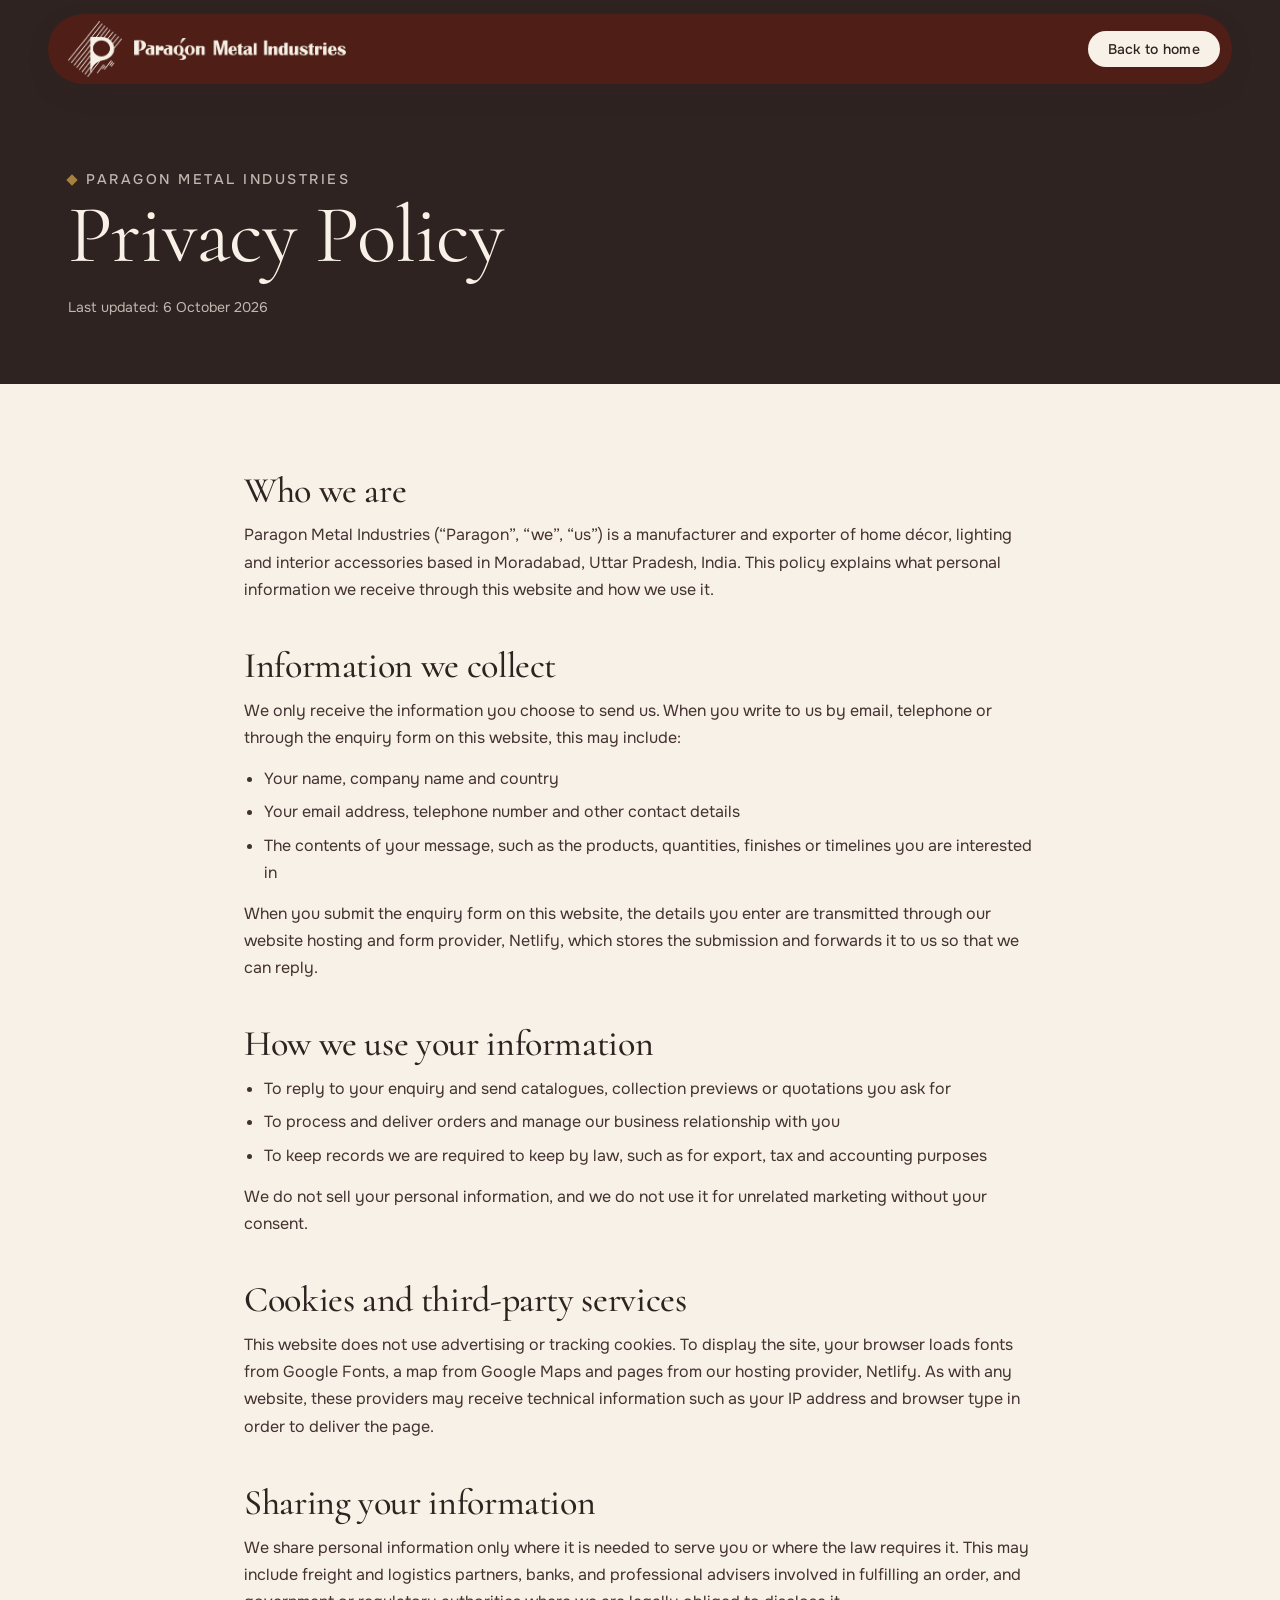
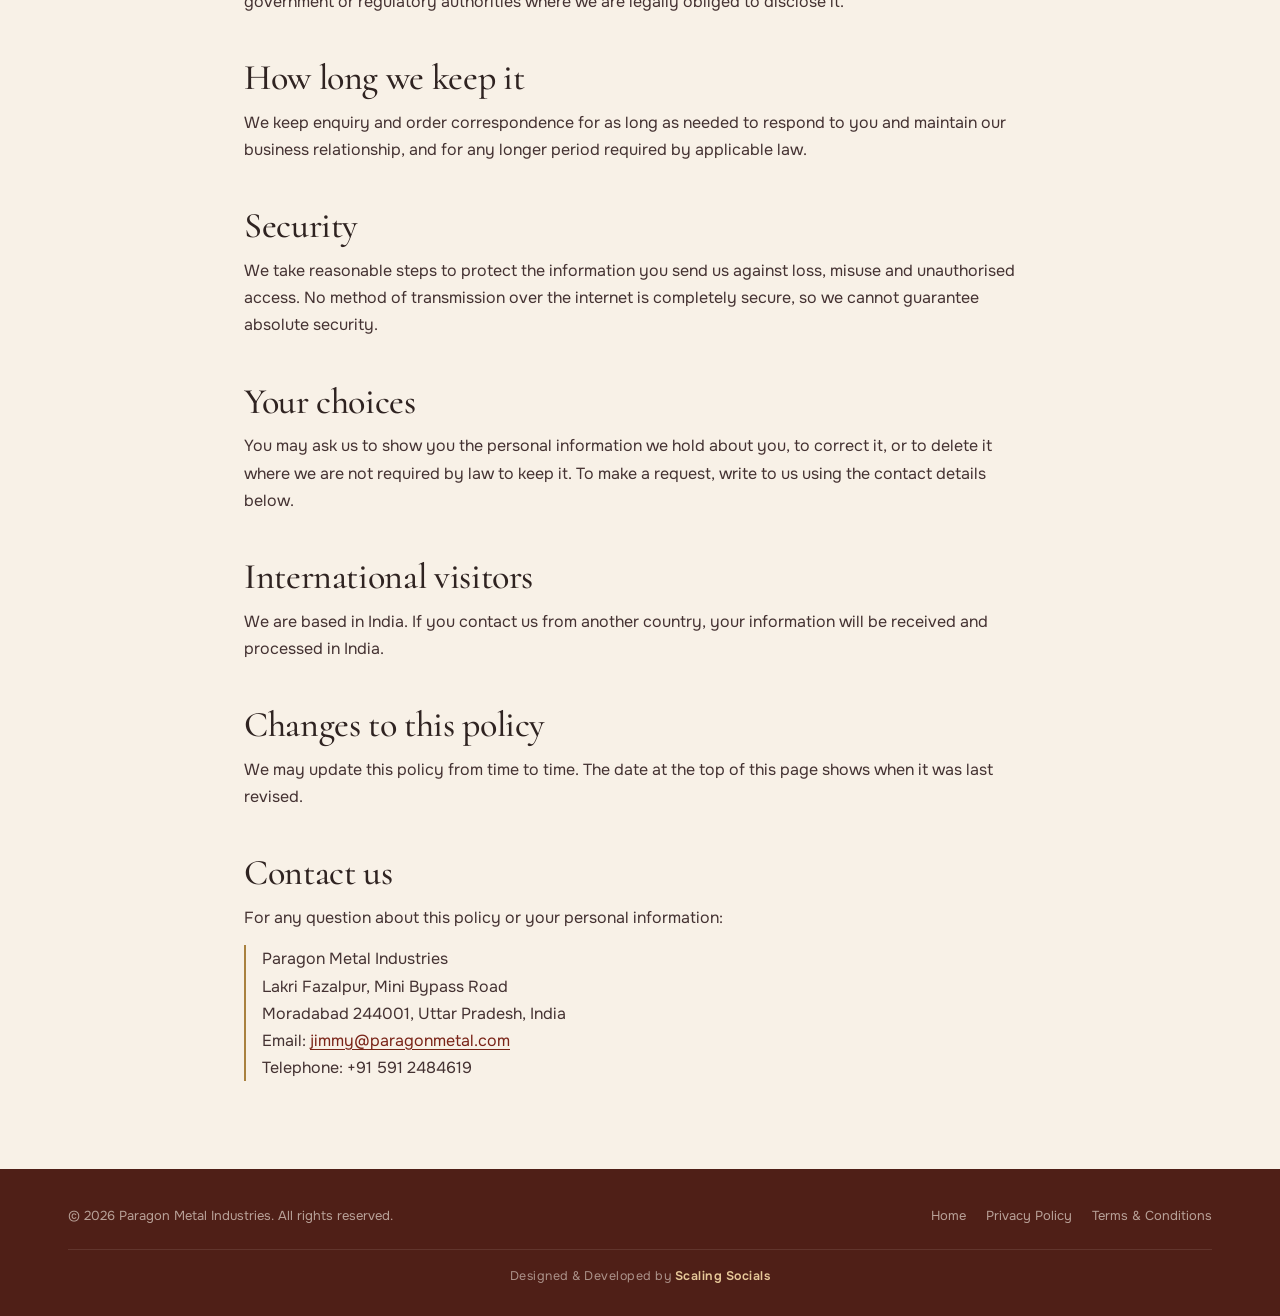
<file: privacy.html>
<!doctype html>
<html lang="en">
<head>
<meta charset="utf-8">
<meta name="viewport" content="width=device-width, initial-scale=1, viewport-fit=cover">
<title>Privacy Policy | Paragon Metal Industries</title>
<link rel="icon" href="images/favicon.ico" sizes="any">
<link rel="icon" type="image/png" sizes="32x32" href="images/favicon-32.png">
<link rel="icon" type="image/png" sizes="192x192" href="images/favicon-192.png">
<link rel="apple-touch-icon" href="images/apple-touch-icon.png">
<meta name="theme-color" content="#4F1F17">
<meta name="description" content="How Paragon Metal Industries handles personal information sent through this website.">
<link rel="preconnect" href="https://fonts.googleapis.com">
<link rel="preconnect" href="https://fonts.gstatic.com" crossorigin>
<link href="https://fonts.googleapis.com/css2?family=Cormorant:ital,wght@0,400;0,500;0,600;1,400;1,500&family=Onest:wght@300;400;500;600&display=swap" rel="stylesheet">
<link rel="stylesheet" href="legal.css">
</head>
<body>
<div class="nav-wrap">
  <nav class="nav" aria-label="Main">
    <a href="index.html" class="logo" aria-label="Paragon Metal Industries home"><img class="mark" src="images/logo-mark.png" alt="" width="230" height="240"><img class="word" src="images/logo-wordmark.png" alt="Paragon Metal Industries" width="928" height="96"></a>
    <a href="index.html" class="btn">Back to home</a>
  </nav>
</div>
<header class="legal-head">
  <div class="frame">
    <p class="eyebrow">Paragon Metal Industries</p>
    <h1>Privacy Policy</h1>
    <p>Last updated: 6 October 2026</p>
  </div>
</header>
<main class="frame legal">
<h2>Who we are</h2>
<p>Paragon Metal Industries (“Paragon”, “we”, “us”) is a manufacturer and exporter of home décor, lighting and interior accessories based in Moradabad, Uttar Pradesh, India. This policy explains what personal information we receive through this website and how we use it.</p>

<h2>Information we collect</h2>
<p>We only receive the information you choose to send us. When you write to us by email, telephone or through the enquiry form on this website, this may include:</p>
<ul>
<li>Your name, company name and country</li>
<li>Your email address, telephone number and other contact details</li>
<li>The contents of your message, such as the products, quantities, finishes or timelines you are interested in</li>
</ul>
<p>When you submit the enquiry form on this website, the details you enter are transmitted through our website hosting and form provider, Netlify, which stores the submission and forwards it to us so that we can reply.</p>

<h2>How we use your information</h2>
<ul>
<li>To reply to your enquiry and send catalogues, collection previews or quotations you ask for</li>
<li>To process and deliver orders and manage our business relationship with you</li>
<li>To keep records we are required to keep by law, such as for export, tax and accounting purposes</li>
</ul>
<p>We do not sell your personal information, and we do not use it for unrelated marketing without your consent.</p>

<h2>Cookies and third-party services</h2>
<p>This website does not use advertising or tracking cookies. To display the site, your browser loads fonts from Google Fonts, a map from Google Maps and pages from our hosting provider, Netlify. As with any website, these providers may receive technical information such as your IP address and browser type in order to deliver the page.</p>

<h2>Sharing your information</h2>
<p>We share personal information only where it is needed to serve you or where the law requires it. This may include freight and logistics partners, banks, and professional advisers involved in fulfilling an order, and government or regulatory authorities where we are legally obliged to disclose it.</p>

<h2>How long we keep it</h2>
<p>We keep enquiry and order correspondence for as long as needed to respond to you and maintain our business relationship, and for any longer period required by applicable law.</p>

<h2>Security</h2>
<p>We take reasonable steps to protect the information you send us against loss, misuse and unauthorised access. No method of transmission over the internet is completely secure, so we cannot guarantee absolute security.</p>

<h2>Your choices</h2>
<p>You may ask us to show you the personal information we hold about you, to correct it, or to delete it where we are not required by law to keep it. To make a request, write to us using the contact details below.</p>

<h2>International visitors</h2>
<p>We are based in India. If you contact us from another country, your information will be received and processed in India.</p>

<h2>Changes to this policy</h2>
<p>We may update this policy from time to time. The date at the top of this page shows when it was last revised.</p>

<h2>Contact us</h2>
<p>For any question about this policy or your personal information:</p>
<address>Paragon Metal Industries<br>Lakri Fazalpur, Mini Bypass Road<br>Moradabad 244001, Uttar Pradesh, India<br>Email: <a href="mailto:jimmy@paragonmetal.com">jimmy@paragonmetal.com</a><br>Telephone: +91 591 2484619</address>
</main>
<footer>
  <div class="frame foot-bot">
    <span>© 2026 Paragon Metal Industries. All rights reserved.</span>
    <nav aria-label="Footer"><a href="index.html">Home</a><a href="privacy.html">Privacy Policy</a><a href="terms.html">Terms &amp; Conditions</a></nav>
  </div>
  <div class="frame"><p class="foot-credit">Designed &amp; Developed by <a href="https://scalingsocials.com" target="_blank" rel="noopener">Scaling Socials</a></p></div>
</footer>
</body>
</html>
</file>
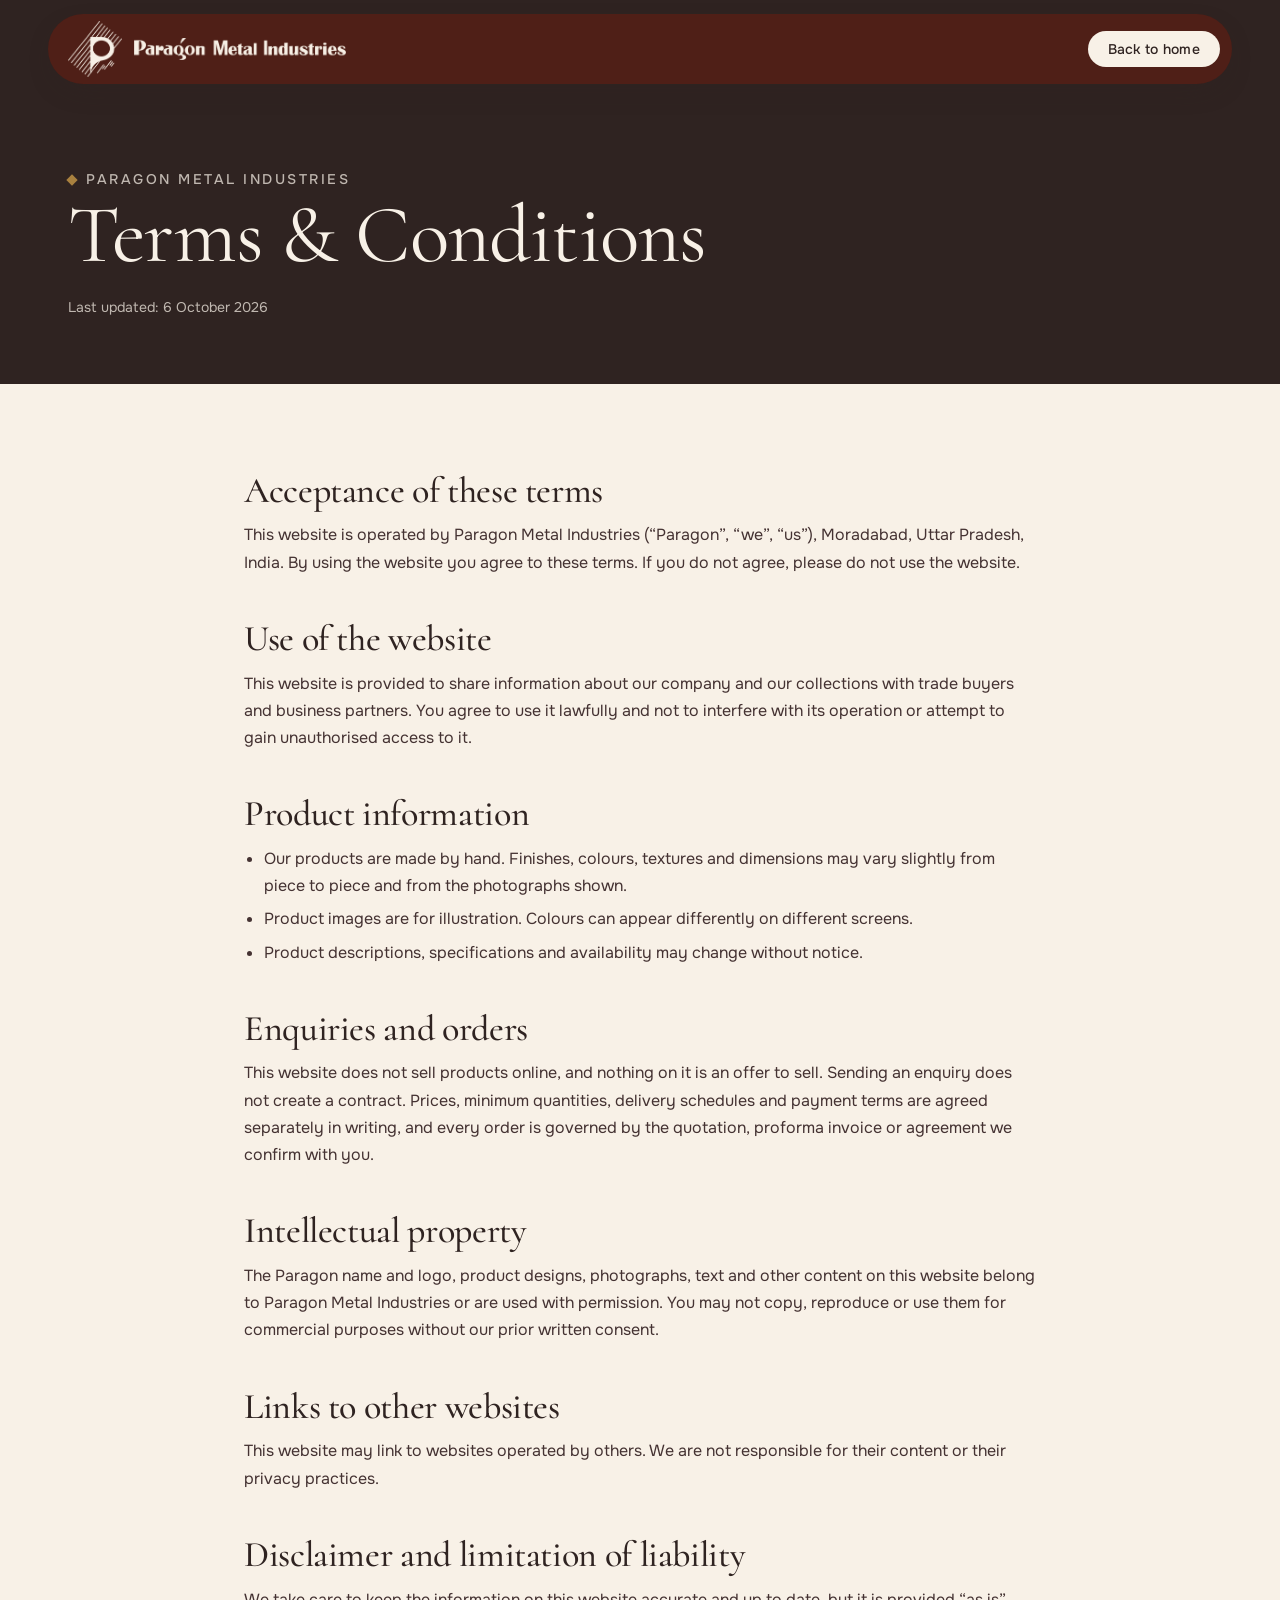
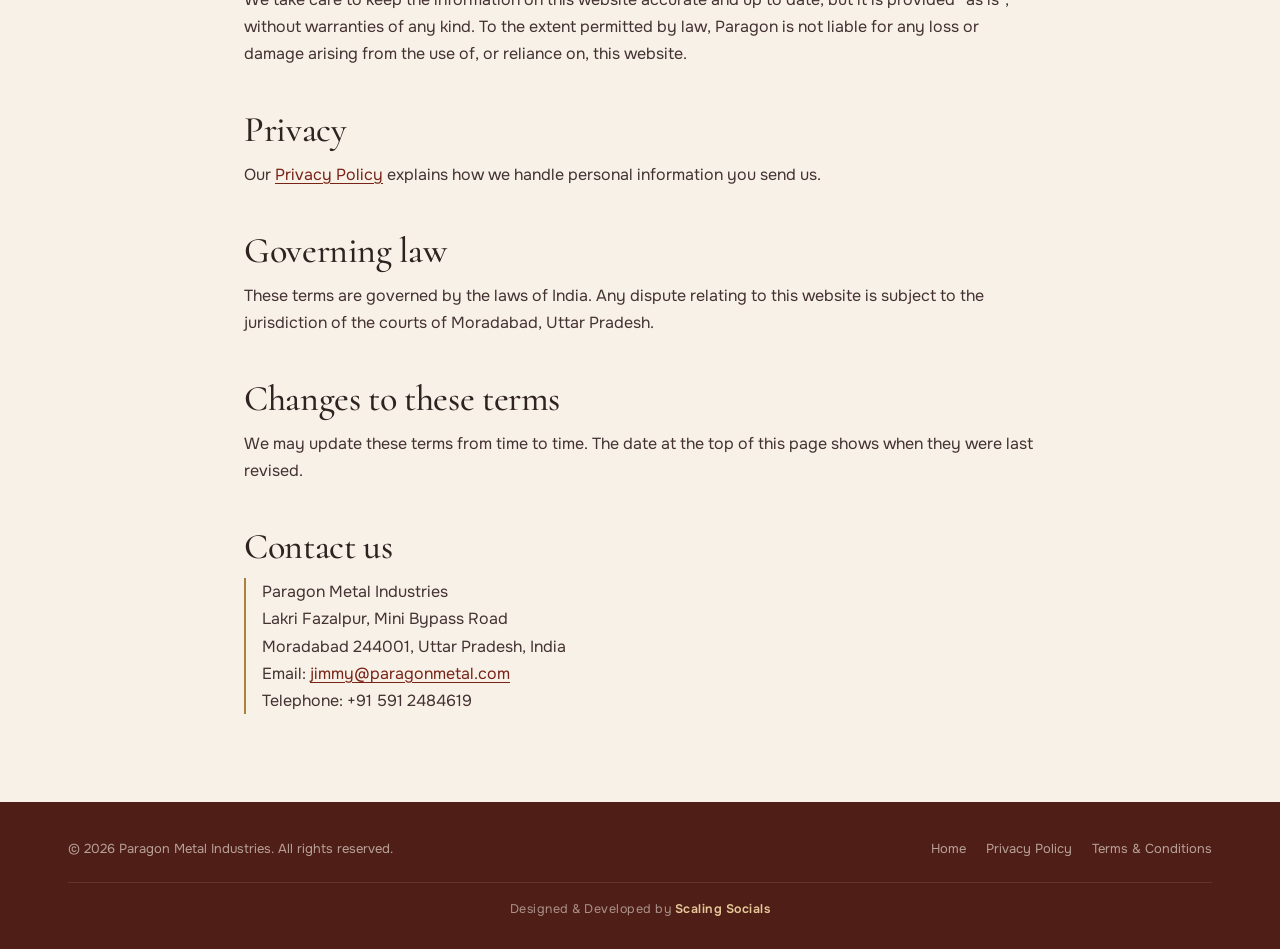
<file: terms.html>
<!doctype html>
<html lang="en">
<head>
<meta charset="utf-8">
<meta name="viewport" content="width=device-width, initial-scale=1, viewport-fit=cover">
<title>Terms &amp; Conditions | Paragon Metal Industries</title>
<link rel="icon" href="images/favicon.ico" sizes="any">
<link rel="icon" type="image/png" sizes="32x32" href="images/favicon-32.png">
<link rel="icon" type="image/png" sizes="192x192" href="images/favicon-192.png">
<link rel="apple-touch-icon" href="images/apple-touch-icon.png">
<meta name="theme-color" content="#4F1F17">
<meta name="description" content="Terms for using the Paragon Metal Industries website.">
<link rel="preconnect" href="https://fonts.googleapis.com">
<link rel="preconnect" href="https://fonts.gstatic.com" crossorigin>
<link href="https://fonts.googleapis.com/css2?family=Cormorant:ital,wght@0,400;0,500;0,600;1,400;1,500&family=Onest:wght@300;400;500;600&display=swap" rel="stylesheet">
<link rel="stylesheet" href="legal.css">
</head>
<body>
<div class="nav-wrap">
  <nav class="nav" aria-label="Main">
    <a href="index.html" class="logo" aria-label="Paragon Metal Industries home"><img class="mark" src="images/logo-mark.png" alt="" width="230" height="240"><img class="word" src="images/logo-wordmark.png" alt="Paragon Metal Industries" width="928" height="96"></a>
    <a href="index.html" class="btn">Back to home</a>
  </nav>
</div>
<header class="legal-head">
  <div class="frame">
    <p class="eyebrow">Paragon Metal Industries</p>
    <h1>Terms &amp; Conditions</h1>
    <p>Last updated: 6 October 2026</p>
  </div>
</header>
<main class="frame legal">
<h2>Acceptance of these terms</h2>
<p>This website is operated by Paragon Metal Industries (“Paragon”, “we”, “us”), Moradabad, Uttar Pradesh, India. By using the website you agree to these terms. If you do not agree, please do not use the website.</p>

<h2>Use of the website</h2>
<p>This website is provided to share information about our company and our collections with trade buyers and business partners. You agree to use it lawfully and not to interfere with its operation or attempt to gain unauthorised access to it.</p>

<h2>Product information</h2>
<ul>
<li>Our products are made by hand. Finishes, colours, textures and dimensions may vary slightly from piece to piece and from the photographs shown.</li>
<li>Product images are for illustration. Colours can appear differently on different screens.</li>
<li>Product descriptions, specifications and availability may change without notice.</li>
</ul>

<h2>Enquiries and orders</h2>
<p>This website does not sell products online, and nothing on it is an offer to sell. Sending an enquiry does not create a contract. Prices, minimum quantities, delivery schedules and payment terms are agreed separately in writing, and every order is governed by the quotation, proforma invoice or agreement we confirm with you.</p>

<h2>Intellectual property</h2>
<p>The Paragon name and logo, product designs, photographs, text and other content on this website belong to Paragon Metal Industries or are used with permission. You may not copy, reproduce or use them for commercial purposes without our prior written consent.</p>

<h2>Links to other websites</h2>
<p>This website may link to websites operated by others. We are not responsible for their content or their privacy practices.</p>

<h2>Disclaimer and limitation of liability</h2>
<p>We take care to keep the information on this website accurate and up to date, but it is provided “as is”, without warranties of any kind. To the extent permitted by law, Paragon is not liable for any loss or damage arising from the use of, or reliance on, this website.</p>

<h2>Privacy</h2>
<p>Our <a href="privacy.html">Privacy Policy</a> explains how we handle personal information you send us.</p>

<h2>Governing law</h2>
<p>These terms are governed by the laws of India. Any dispute relating to this website is subject to the jurisdiction of the courts of Moradabad, Uttar Pradesh.</p>

<h2>Changes to these terms</h2>
<p>We may update these terms from time to time. The date at the top of this page shows when they were last revised.</p>

<h2>Contact us</h2>
<address>Paragon Metal Industries<br>Lakri Fazalpur, Mini Bypass Road<br>Moradabad 244001, Uttar Pradesh, India<br>Email: <a href="mailto:jimmy@paragonmetal.com">jimmy@paragonmetal.com</a><br>Telephone: +91 591 2484619</address>
</main>
<footer>
  <div class="frame foot-bot">
    <span>© 2026 Paragon Metal Industries. All rights reserved.</span>
    <nav aria-label="Footer"><a href="index.html">Home</a><a href="privacy.html">Privacy Policy</a><a href="terms.html">Terms &amp; Conditions</a></nav>
  </div>
  <div class="frame"><p class="foot-credit">Designed &amp; Developed by <a href="https://scalingsocials.com" target="_blank" rel="noopener">Scaling Socials</a></p></div>
</footer>
</body>
</html>
</file>
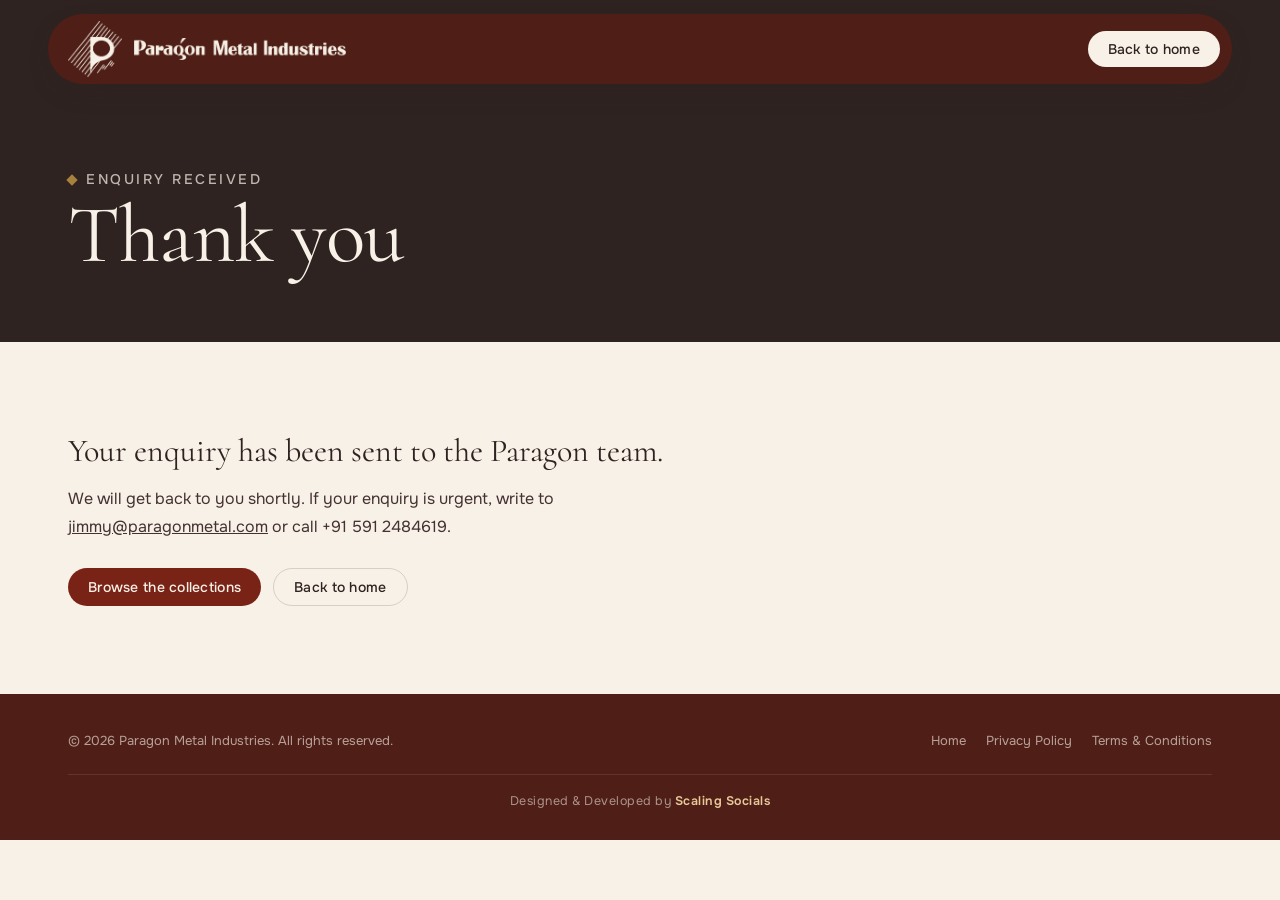
<file: thank-you.html>
<!doctype html>
<html lang="en">
<head>
<meta charset="utf-8">
<meta name="viewport" content="width=device-width, initial-scale=1, viewport-fit=cover">
<title>Thank you | Paragon Metal Industries</title>
<link rel="icon" href="images/favicon.ico" sizes="any">
<link rel="icon" type="image/png" sizes="32x32" href="images/favicon-32.png">
<link rel="icon" type="image/png" sizes="192x192" href="images/favicon-192.png">
<link rel="apple-touch-icon" href="images/apple-touch-icon.png">
<meta name="theme-color" content="#4F1F17">
<meta name="description" content="Your enquiry has been sent to Paragon Metal Industries.">
<meta name="robots" content="noindex">
<link rel="preconnect" href="https://fonts.googleapis.com">
<link rel="preconnect" href="https://fonts.gstatic.com" crossorigin>
<link href="https://fonts.googleapis.com/css2?family=Cormorant:ital,wght@0,400;0,500;0,600;1,400;1,500&family=Onest:wght@300;400;500;600&display=swap" rel="stylesheet">
<link rel="stylesheet" href="legal.css">
</head>
<body>
<div class="nav-wrap">
  <nav class="nav" aria-label="Main">
    <a href="index.html" class="logo" aria-label="Paragon Metal Industries home"><img class="mark" src="images/logo-mark.png" alt="" width="230" height="240"><img class="word" src="images/logo-wordmark.png" alt="Paragon Metal Industries" width="928" height="96"></a>
    <a href="index.html" class="btn">Back to home</a>
  </nav>
</div>
<header class="legal-head">
  <div class="frame">
    <p class="eyebrow">Enquiry received</p>
    <h1>Thank you</h1>
  </div>
</header>
<main class="frame thanks">
  <p class="lead">Your enquiry has been sent to the Paragon team.</p>
  <p>We will get back to you shortly. If your enquiry is urgent, write to <a href="mailto:jimmy@paragonmetal.com">jimmy@paragonmetal.com</a> or call +91 591 2484619.</p>
  <div class="actions">
    <a class="btn btn-dark" href="index.html#collections">Browse the collections</a>
    <a class="btn btn-line" href="index.html">Back to home</a>
  </div>
</main>
<footer>
  <div class="frame foot-bot">
    <span>© 2026 Paragon Metal Industries. All rights reserved.</span>
    <nav aria-label="Footer"><a href="index.html">Home</a><a href="privacy.html">Privacy Policy</a><a href="terms.html">Terms &amp; Conditions</a></nav>
  </div>
  <div class="frame"><p class="foot-credit">Designed &amp; Developed by <a href="https://scalingsocials.com" target="_blank" rel="noopener">Scaling Socials</a></p></div>
</footer>
</body>
</html>
</file>
<file: legal.css>
/* Shared styles for the Privacy Policy and Terms pages. Same palette and type as the home page. */
:root{
  --cream:#F8F1E7;--paper:#FFFBF5;--peach:#F6E0C4;--ink:#2F2321;--cocoa:#443232;
  --oxblood:#792317;--oxblood-deep:#4F1F17;--brass:#A9813F;
  --line:rgba(68,50,50,.18);--muted:rgba(68,50,50,.72);
  --display:"Cormorant","Cormorant Garamond",Georgia,"Times New Roman",serif;
  --body:"Onest",system-ui,-apple-system,"Segoe UI",Roboto,sans-serif;
  --frame:1240px;--gutter:clamp(16px,4vw,48px);--radius:999px;
}
*{box-sizing:border-box}
body{margin:0;background:var(--cream);color:var(--ink);font-family:var(--body);font-size:16px;line-height:1.7;-webkit-font-smoothing:antialiased}
img{max-width:100%;display:block}
a{color:inherit}
:focus-visible{outline:2px solid var(--brass);outline-offset:3px}
.frame{max-width:var(--frame);margin-inline:auto;padding-inline:var(--gutter)}
.logo{display:inline-flex;align-items:center;gap:12px;text-decoration:none}
.logo img{width:auto}
.btn{display:inline-flex;align-items:center;gap:10px;padding:11px 20px;border-radius:var(--radius);font:500 14px/1 var(--body);letter-spacing:.02em;text-decoration:none;background:var(--cream);color:var(--ink);transition:background .25s;white-space:nowrap}
.btn:hover{background:var(--peach)}
.nav-wrap{position:sticky;top:env(safe-area-inset-top,0px);z-index:50;padding:14px var(--gutter) 0;margin-bottom:-84px}
.nav{max-width:var(--frame);margin-inline:auto;background:var(--oxblood-deep);color:var(--cream);border-radius:var(--radius);display:flex;align-items:center;justify-content:space-between;gap:12px;padding:7px 12px 7px 20px;box-shadow:0 10px 30px -12px rgba(47,35,33,.45)}
.nav .logo .mark{height:56px}.nav .logo .word{height:22px}
@media (max-width:560px){.nav .logo{gap:9px}.nav .logo .mark{height:46px}.nav .logo .word{height:14px}.btn{padding:10px 14px;font-size:13px}}
@media (max-width:350px){.nav .logo .word{display:none}}
.legal-head{background:var(--ink);color:var(--cream);padding-block:150px 64px}
.eyebrow{font-size:12px;letter-spacing:.18em;text-transform:uppercase;font-weight:500;color:#E7C99A;display:flex;align-items:center;gap:10px;margin:0 0 18px}
.eyebrow::before{content:"";width:8px;height:8px;background:var(--brass);transform:rotate(45deg)}
h1,h2{font-family:var(--display);font-weight:500;line-height:1.05;margin:0;text-wrap:balance;letter-spacing:-.01em}
h1{font-size:clamp(44px,6.4vw,84px);font-weight:400}
.legal-head p{margin:18px 0 0;color:rgba(248,241,231,.72);font-size:14px}
.legal{max-width:calc(72ch + 2*var(--gutter));padding-block:clamp(48px,7vw,88px)}
.legal h2{font-size:clamp(28px,3vw,36px);margin:44px 0 12px;color:var(--ink)}
.legal h2:first-child{margin-top:0}
.legal p,.legal li{color:var(--cocoa)}
.legal p{margin:0 0 14px}
.legal ul{margin:0 0 14px;padding-left:20px}
.legal li{margin-bottom:6px}
.legal a{color:var(--oxblood);text-underline-offset:3px}
.legal address{font-style:normal;color:var(--cocoa);border-left:2px solid var(--brass);padding-left:16px;margin-top:8px}
footer{background:var(--oxblood-deep);color:var(--cream);padding-block:36px calc(28px + env(safe-area-inset-bottom,0px))}
.foot-bot{display:flex;justify-content:space-between;gap:16px;flex-wrap:wrap;font-size:13px;color:rgba(248,241,231,.62)}
.foot-bot nav{display:flex;gap:10px 20px;flex-wrap:wrap}
.foot-bot a{text-decoration:none}
.foot-bot a:hover{color:var(--cream)}
.foot-credit{margin:22px auto 0;padding-top:16px;border-top:1px solid rgba(248,241,231,.1);text-align:center;font-size:12.5px;letter-spacing:.04em;color:rgba(248,241,231,.55)}
.foot-credit a{color:#E7C99A;font-weight:600;text-decoration:none;transition:opacity .2s}
.foot-credit a:hover{opacity:.8}
.thanks{padding-block:clamp(48px,7vw,88px)}
.thanks p{max-width:56ch;color:var(--cocoa);margin:0 0 14px}
.thanks .lead{font-family:var(--display);font-size:clamp(24px,2.6vw,32px);line-height:1.3;color:var(--ink)}
.thanks .actions{display:flex;flex-wrap:wrap;gap:12px;margin-top:28px}
.btn-dark{background:var(--oxblood);color:var(--cream)}
.btn-dark:hover{background:var(--oxblood-deep)}
.btn-line{background:transparent;border:1px solid var(--line);color:var(--ink)}
.btn-line:hover{background:var(--peach)}
</file>
